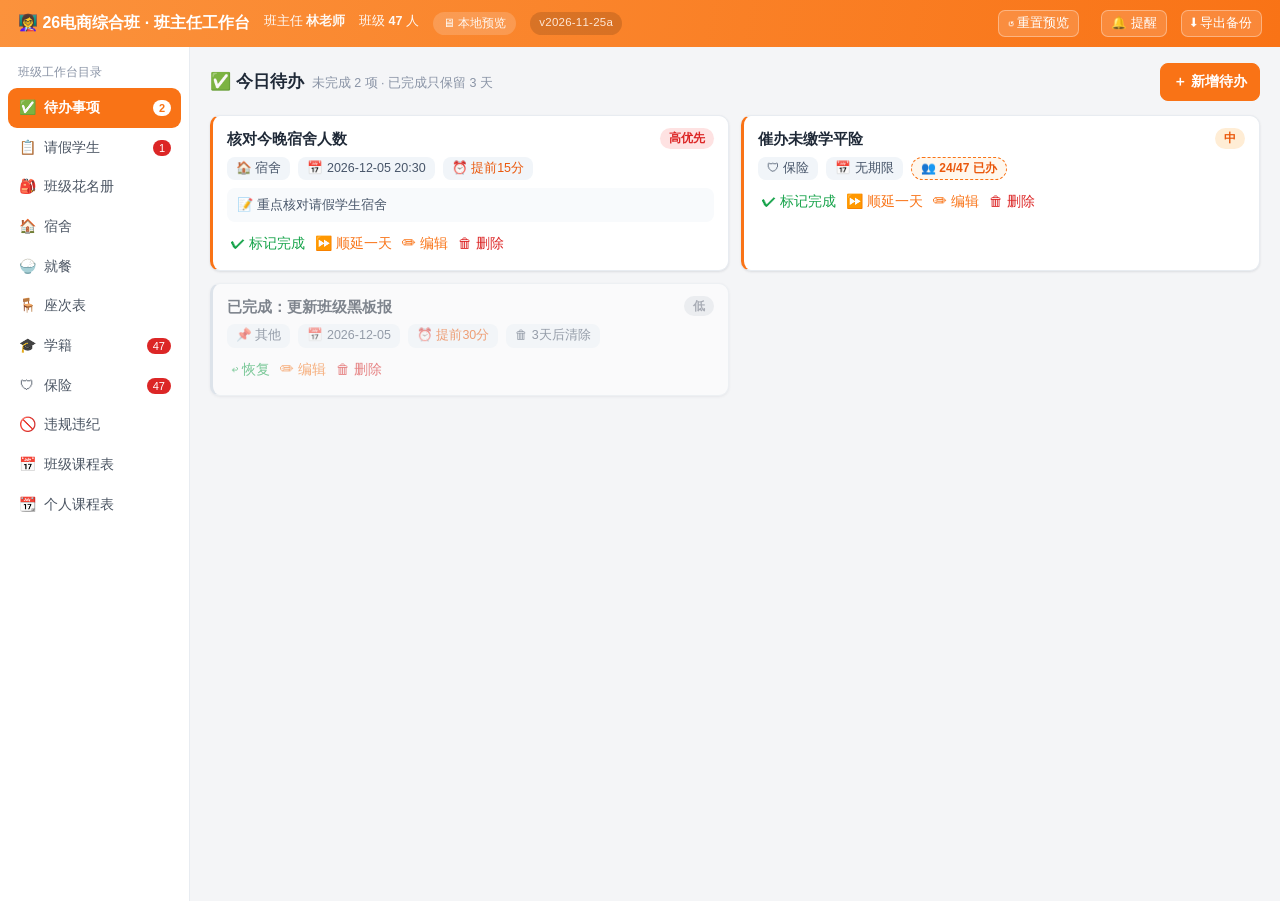
<file: public/preview.html>
<!DOCTYPE html>
<html lang="zh-CN">
<head>
<meta charset="UTF-8" />
<meta name="viewport" content="width=device-width, initial-scale=1" />
<title>班主任工作台 · 本地预览</title>
<style>
/* 班主任工作台 · 橙色主题（按原版截图复刻） */
:root{
  --brand:#f97316; --brand-deep:#ea580c; --brand-soft:#fff1e6; --brand-grad:linear-gradient(100deg,#fb923c,#f97316);
  --bg:#f4f5f7; --card:#fff; --ink:#1f2937; --muted:#8a94a6; --line:#e8ecf1;
  --blue:#3b82f6; --green:#16a34a; --red:#dc2626; --purple:#8b5cf6; --teal:#0d9488;
  --shadow:0 1px 3px rgba(15,23,42,.07),0 1px 2px rgba(15,23,42,.04);
  --radius:12px;
}
*{box-sizing:border-box}
html,body{margin:0;padding:0}
body{font:14px/1.55 -apple-system,BlinkMacSystemFont,"Segoe UI","PingFang SC","Microsoft YaHei",sans-serif;background:var(--bg);color:var(--ink)}

/* 顶栏 */
.topbar{background:var(--brand-grad);color:#fff;padding:10px 18px;display:flex;align-items:center;gap:14px}
.topbar .logo{font-size:16px;font-weight:700}
.topbar .meta{display:flex;gap:14px;font-size:12.5px;opacity:.95;flex-wrap:wrap}
.topbar .meta b{font-weight:700}
.topbar .spacer{flex:1}
.topbar .storage{background:rgba(255,255,255,.18);border-radius:999px;padding:2px 10px;font-size:12px}
.topbar .ver{background:rgba(0,0,0,.16);border-radius:999px;padding:2px 9px;font-size:11.5px;opacity:.85;letter-spacing:.02em}

/* 布局 */
.layout{display:flex;min-height:calc(100vh - 46px)}
.sidebar{width:190px;background:#fff;border-right:1px solid var(--line);padding:10px 8px;flex-shrink:0}
.sidebar .side-title{font-size:12px;color:var(--muted);padding:6px 10px}
.nav-item{display:flex;align-items:center;gap:8px;padding:9px 10px;border-radius:9px;cursor:pointer;color:#4b5563;user-select:none}
.nav-item:hover{background:#f6f7f9}
.nav-item.active{background:var(--brand);color:#fff;font-weight:600}
.nav-item .ico{width:18px;text-align:center}
.nav-item .badge{margin-left:auto;background:var(--red);color:#fff;border-radius:999px;font-size:11px;padding:0 6px;line-height:16px}
.nav-item.active .badge{background:#fff;color:var(--brand)}
.main{flex:1;padding:16px 20px;min-width:0}
.page-head{display:flex;align-items:center;justify-content:space-between;gap:10px;margin-bottom:14px;flex-wrap:wrap}
.page-title{font-size:17px;font-weight:700}
.page-title small{font-weight:400;color:var(--muted);font-size:12.5px;margin-left:8px}
.head-actions{display:flex;gap:8px;flex-wrap:wrap}

/* 组件 */
.card{background:var(--card);border:1px solid var(--line);border-radius:var(--radius);box-shadow:var(--shadow);padding:16px;margin-bottom:14px}
.btn{cursor:pointer;font:inherit;border:1px solid var(--line);background:#fff;border-radius:8px;padding:7px 12px;color:var(--ink);display:inline-flex;align-items:center;gap:5px}
.btn:hover{border-color:#d6dbe3}
.btn.primary{background:var(--brand);border-color:var(--brand);color:#fff;font-weight:600}
.btn.primary:hover{background:var(--brand-deep)}
.btn.danger{color:var(--red);border-color:#f3c2c2}
.btn.sm{padding:3px 9px;font-size:12.5px;border-radius:7px}
.btn.link{border:none;background:none;color:var(--brand);padding:3px 4px}
.btn.link.red{color:var(--red)}
.btn.link.green{color:var(--green)}
.btn:disabled{opacity:.5;cursor:not-allowed}
input,select,textarea{font:inherit;padding:8px 10px;border:1px solid var(--line);border-radius:8px;background:#fff;color:var(--ink)}
input:focus,select:focus,textarea:focus{outline:2px solid #ffedd5;border-color:var(--brand)}
label.check{display:inline-flex;align-items:center;gap:5px;font-size:13.5px;color:#4b5563}
/* .field input{width:100%} 会把复选框也撑满一行，这里收回 */
label.check input[type=checkbox]{width:auto;margin:0;flex:none}
.pill{display:inline-flex;align-items:center;gap:3px;padding:1px 9px;border-radius:999px;font-size:12px;font-weight:600;white-space:nowrap}
.pill.hi{background:#fee2e2;color:var(--red)}
.pill.mid{background:#ffedd5;color:var(--brand-deep)}
.pill.lo{background:#e5e7eb;color:#6b7280}
.pill.ok{background:#dcfce7;color:var(--green)}
.pill.info{background:#dbeafe;color:var(--blue)}
.pill.warn{background:#fef3c7;color:#b45309}
.chip{display:inline-flex;align-items:center;gap:4px;padding:2px 9px;border-radius:8px;font-size:12.5px;background:#f1f5f9;color:#475569}
.chip .x{cursor:pointer;opacity:.6}.chip .x:hover{opacity:1}
.statbar{display:flex;gap:0;background:#fff;border:1px solid var(--line);border-radius:var(--radius);box-shadow:var(--shadow);margin-bottom:14px;overflow:hidden}
.statbar .st{flex:1;text-align:center;padding:14px 8px;border-right:1px solid var(--line)}
.statbar .st:last-child{border-right:none}
.statbar .st b{display:block;font-size:24px;color:var(--brand)}
.statbar .st.warn b{color:var(--red)}
.statbar .st span{font-size:12.5px;color:var(--muted)}
.grid2{display:grid;grid-template-columns:1fr 1fr;gap:12px}
.grid3{display:grid;grid-template-columns:repeat(3,1fr);gap:12px}
.grid4{display:grid;grid-template-columns:repeat(4,1fr);gap:12px}
.empty{color:var(--muted);text-align:center;padding:30px 10px}
.note-strip{background:#fef2f2;border:1px solid #fecaca;color:var(--red);border-radius:10px;padding:8px 12px;font-size:13px;margin-bottom:12px;font-weight:600}
.hint{color:var(--muted);font-size:12.5px;margin:6px 0}
table.tbl{width:100%;border-collapse:collapse;font-size:13.5px}
table.tbl th{color:var(--muted);font-weight:600;text-align:left;padding:8px 10px;border-bottom:1px solid var(--line);white-space:nowrap}
table.tbl td{padding:8px 10px;border-bottom:1px solid #f1f4f8;vertical-align:middle}
table.tbl tr:last-child td{border-bottom:none}
table.tbl tr:hover td{background:#fafbfc}
.g-female{color:#ec4899}.g-male{color:var(--blue)}
.leave-name{color:var(--red);font-weight:600}

/* 待办卡片 */
.todo-grid{display:grid;grid-template-columns:1fr 1fr;gap:12px}
.todo-card{background:#fff;border:1px solid var(--line);border-left:3px solid var(--brand);border-radius:10px;padding:12px 14px;box-shadow:var(--shadow)}
.todo-card.done{opacity:.55;border-left-color:#cbd5e1}
.todo-card .t-head{display:flex;justify-content:space-between;gap:8px;align-items:flex-start}
.todo-card .t-title{font-weight:700;font-size:14.5px}
.todo-card .t-meta{display:flex;gap:8px;align-items:center;flex-wrap:wrap;margin-top:6px;font-size:12.5px;color:var(--muted)}
.todo-card .t-notes{background:#f8fafc;border-radius:8px;padding:7px 10px;margin-top:8px;font-size:13px;color:#475569;white-space:pre-wrap}
.todo-card .t-acts{display:flex;gap:2px;margin-top:8px;flex-wrap:wrap}
.progress-chip{cursor:pointer;background:#fff7ed;border:1px dashed var(--brand);color:var(--brand-deep);border-radius:999px;padding:1px 9px;font-size:12px;font-weight:700}

/* 宿舍卡片 */
.dorm-sec-title{font-weight:700;margin:14px 0 8px;font-size:14.5px}
.dorm-grid{display:grid;grid-template-columns:repeat(auto-fill,minmax(280px,1fr));gap:12px}
.dorm-card{background:#fff;border:1px solid var(--line);border-radius:10px;box-shadow:var(--shadow);overflow:hidden}
.dorm-card .d-head{background:#fff7ed;padding:9px 12px;display:flex;align-items:center;gap:8px;border-bottom:1px solid var(--line);flex-wrap:wrap;row-gap:6px}
.dorm-card .d-head .d-name{font-weight:800;font-size:15px}
/* 宿舍卡片的「调整 / 删除」按钮独占一行靠右：卡片本来就窄，挤在标题行会把按钮裁掉 */
.dorm-card .d-acts{flex:0 0 100%;display:flex;gap:6px;justify-content:flex-end}
.dorm-card .d-members{padding:6px 12px 10px}
.d-member{display:flex;align-items:center;gap:8px;padding:6px 0;border-bottom:1px dashed #f1f4f8;font-size:13.5px}
.d-member:last-child{border-bottom:none}
.d-member .bed{color:var(--muted);font-size:12px;width:30px}
.d-member .phone{color:var(--muted);font-size:12px;margin-left:auto}
.dorm-card .d-foot{padding:0 12px 10px;display:flex;gap:6px}
.dorm-card .d-stat{margin-left:auto;font-size:12px;color:var(--muted);white-space:nowrap}
.dorm-card .d-leader{background:#fff7ed;padding:5px 12px;font-size:12.5px;color:#9a3412;border-bottom:1px solid var(--line)}
.da-row{display:flex;align-items:center;gap:8px;flex-wrap:wrap;background:#fafbfc;border:1px solid var(--line);border-radius:8px;padding:8px 10px;margin-bottom:8px}
.da-row > b{min-width:56px}
.da-row label{display:inline-flex;align-items:center;gap:4px;font-size:12.5px;color:#64748b}

/* 席位桌卡片 */
.table-grid{display:grid;grid-template-columns:repeat(auto-fill,minmax(240px,1fr));gap:12px}
.seat-table-card{background:#fffdf7;border:1px solid #f5e6c8;border-radius:10px;padding:10px 12px}
.seat-table-card .s-head{display:flex;align-items:center;gap:6px;margin-bottom:8px}
.seat-table-card .s-name{font-weight:800;color:#b45309}
.seat-table-card .chip{font-size:15px;font-weight:700;padding:4px 11px}  /* 已入座姓名放大 */
.tb-add{font-size:12px}  /* 待加入下拉字号缩小 */

/* 座次表 */
.seating-wrap{overflow-x:auto;background:#fff;border:1px solid var(--line);border-radius:var(--radius);padding:16px}
.seat-row{display:flex;align-items:center;gap:6px;margin-bottom:6px;justify-content:center}
.seat-row .row-label{width:44px;text-align:right;color:var(--muted);font-size:12px;flex-shrink:0}
.seat-cell{min-width:86px;height:44px;border-radius:9px;background:#fff1e6;border:1px solid #fdba74;color:var(--brand-deep);
  display:flex;align-items:center;justify-content:center;font-weight:600;cursor:pointer;user-select:none;padding:2px 6px;text-align:center}
.seat-cell:hover{background:#ffe4c7}
.seat-cell.selected{outline:2px solid var(--brand);background:#ffd9b3}
.seat-cell.empty-seat{background:#fafafa;border:1px dashed #d7dde5;color:#c3cbd6;font-weight:400}
/* 座次表提示与异常高亮 */
.alert{margin:8px 0;padding:8px 12px;border-radius:9px;font-size:13px;line-height:1.5}
.alert.warn{background:#fef3c7;color:#92400e;border:1px solid #fcd34d}
.alert.ok{background:#ecfdf5;color:#065f46;border:1px solid #6ee7b7}
.alert.dup{background:#fee2e2;color:#991b1b;border:1px solid #fca5a5}
.seat-cell.dup{background:#fee2e2;border-color:#fca5a5;color:#991b1b}
.dup-tag{display:inline-block;margin-left:6px;font-size:10px;background:#dc2626;color:#fff;border-radius:6px;padding:0 5px;vertical-align:middle}
.aisle{width:16px;flex-shrink:0}
.seating-footer{display:flex;border:1px solid var(--line);border-radius:8px;margin-top:10px;overflow:hidden;font-size:12.5px;color:var(--muted)}
.seating-footer div{flex:1;text-align:center;padding:6px;background:#fafbfc}
.seating-toolbar{display:flex;gap:8px;flex-wrap:wrap}

/* 课程表 */
.sched-grid{width:100%;border-collapse:collapse;background:#fff;border:1px solid var(--line);border-radius:var(--radius);overflow:hidden}
.sched-grid th{background:#fff7ed;color:#9a3412;padding:9px;border:1px solid var(--line);font-size:13px}
.sched-grid td{border:1px solid var(--line);padding:0;min-width:120px;height:52px;cursor:pointer;vertical-align:middle;text-align:center}
.sched-grid td:hover{background:#fffaf5}
.sched-grid td .subj{font-weight:700;font-size:13.5px}
.sched-grid td .teach{color:var(--muted);font-size:11.5px}
.sched-grid td.period-cell{background:#fafbfc;color:var(--muted);font-size:12.5px;cursor:default;font-weight:600;min-width:56px}
.sched-grid td.even{background:#f0fdf4}

/* 学生勾选（核对/关联花名册） */
.person-pills{display:flex;flex-wrap:wrap;gap:6px}
.person-pill{cursor:pointer;border-radius:999px;padding:4px 12px;font-size:13px;border:1px solid var(--line);background:#fff;user-select:none}
.person-pill.on{background:#dcfce7;border-color:#86efac;color:var(--green);font-weight:600}
.person-pill.off{background:#fee2e2;border-color:#fca5a5;color:var(--red)}
.person-pill.leave{background:#fee2e2;border-color:#fca5a5;color:var(--red);text-decoration:line-through}
.rc-err{color:var(--red);font-size:13px;margin-top:10px}
.rc-err:empty{display:none}

/* 弹窗 */
.modal-mask{position:fixed;inset:0;background:rgba(15,23,42,.45);display:flex;align-items:flex-start;justify-content:center;z-index:100;overflow:auto;padding:40px 14px}
.modal{background:#fff;border-radius:14px;width:520px;max-width:100%;box-shadow:0 20px 50px rgba(0,0,0,.25)}
.modal .m-head{display:flex;align-items:center;justify-content:space-between;padding:16px 20px 0;font-size:16.5px;font-weight:800}
.modal .m-close{cursor:pointer;border:none;background:none;font-size:20px;color:#9aa3b2;line-height:1}
.modal .m-body{padding:16px 20px}
.modal .m-foot{display:flex;justify-content:flex-end;gap:10px;padding:0 20px 18px}
.field{margin-bottom:13px}
.field>label{display:block;font-size:13px;color:#64748b;margin-bottom:5px}
.field input,.field select,.field textarea{width:100%}
textarea{resize:vertical;min-height:64px}
.modal-wide{width:680px}

/* Toast */
#toast{position:fixed;bottom:26px;left:50%;transform:translateX(-50%);background:#1f2937;color:#fff;border-radius:9px;padding:9px 18px;font-size:13.5px;opacity:0;transition:.25s;z-index:200;pointer-events:none}
#toast.show{opacity:.95}

/* ===== 统计弹窗（请假 / 就餐共用） ===== */
.statbar-flat{box-shadow:none;background:#fafbfc;margin-bottom:12px}
.statbar-flat .st b{font-size:21px}
.statbar-flat .st{padding:10px 6px}
.tabs{display:flex;gap:4px;border-bottom:1px solid var(--line);margin-bottom:10px;flex-wrap:wrap}
.tabs.sub{border-bottom:none;gap:6px;margin-bottom:8px}
.tab{padding:7px 14px;border-radius:8px 8px 0 0;cursor:pointer;font-size:13.5px;color:#64748b;
  border:1px solid transparent;border-bottom:none;margin-bottom:-1px;user-select:none}
.tab:hover{color:var(--brand-deep);background:#fff7ed}
.tab.on{background:#fff;border-color:var(--line);color:var(--brand-deep);font-weight:700;box-shadow:inset 0 2px 0 var(--brand)}
.tabs.sub .tab{border:1px solid var(--line);border-radius:999px;padding:3px 12px;margin-bottom:0;font-size:12.5px;background:#fff}
.tabs.sub .tab.on{background:var(--brand);border-color:var(--brand);color:#fff;box-shadow:none}
.stat-num{display:flex;align-items:center;gap:8px}
.stat-num b{min-width:18px;text-align:right}
.stat-num i{display:block;height:8px;border-radius:4px;background:var(--brand-grad);opacity:.8;max-width:110px;flex:1}
table.tbl tr.dim td{color:#b3bcc9}
table.tbl tr.dim:hover td{background:#fff}
.wk{font-size:11.5px;color:var(--muted);margin-left:3px}
.muted{color:var(--muted);font-size:12.5px;white-space:nowrap}
.chip.seg{font-size:12px;background:#f1f5f9}
.chip.seg.now{background:#fff1e6;color:var(--brand-deep);font-weight:600}
.chip.seg.clip{background:#f8fafc;border:1px dashed #c7d0dc;color:#5d6b7d}
/* 统计起始日开关 */
.stat-scope{display:flex;align-items:center;gap:10px;flex-wrap:wrap;margin:0 0 10px;
  padding:7px 10px;border:1px solid var(--line);border-radius:9px;background:#fffdf8}
.scope-sw{display:inline-flex;align-items:center;gap:6px;font-size:13px;color:#334155;
  cursor:pointer;user-select:none;white-space:nowrap}
.scope-sw input{width:15px;height:15px;accent-color:var(--brand);cursor:pointer;margin:0}
.scope-date{padding:2px 6px;border:1px solid var(--line);border-radius:7px;font:inherit;
  font-size:12.5px;color:#334155;background:#fff}
.scope-date:disabled{color:#9aa6b5;background:#f6f8fa;cursor:not-allowed}
.scope-note{font-size:12px;color:var(--muted)}
.scope-note b{color:var(--brand-deep);font-weight:700}
@media (max-width:560px){ .stat-scope{gap:6px 8px} .scope-note{flex-basis:100%} }
.stat-scroll{max-height:56vh;overflow:auto;border:1px solid var(--line);border-radius:9px;padding:0 2px;background:#fff}
.stat-scroll table.tbl th{position:sticky;top:0;background:#fff;z-index:1;box-shadow:inset 0 -1px 0 var(--line)}
.stat-scroll::-webkit-scrollbar{width:8px;height:8px}
.stat-scroll::-webkit-scrollbar-thumb{background:#dde3ea;border-radius:6px}
.stat-scroll table.tbl{min-width:520px}
.stat-scroll table.tbl td b{white-space:nowrap}
@media (max-width:560px){ .stat-scroll table.tbl{min-width:0} }
.mini-chart{display:flex;align-items:flex-end;gap:6px;height:120px;padding:6px 4px 0;
  border-bottom:1px solid var(--line);margin:8px 0 6px;overflow-x:auto}
.mini-chart .col{flex:1;min-width:22px;height:100%;display:flex;flex-direction:column;
  align-items:center;justify-content:flex-end;gap:2px}
.mini-chart .col b{font-size:10.5px;color:var(--brand-deep);line-height:1}
.mini-chart .col i{width:100%;max-width:26px;min-height:2px;max-height:calc(100% - 32px);border-radius:4px 4px 0 0;
  background:linear-gradient(180deg,#fb923c,#f97316)}
.mini-chart .col span{font-size:10.5px;color:var(--muted);white-space:nowrap;line-height:1.2}

/* 响应式 */
@media (max-width:900px){
  .layout{flex-direction:column}
  .sidebar{width:100%;display:flex;overflow-x:auto;border-right:none;border-bottom:1px solid var(--line);padding:6px}
  .sidebar .side-title{display:none}
  .nav-item{white-space:nowrap;flex-shrink:0}
  .grid2,.grid3,.grid4,.todo-grid{grid-template-columns:1fr}
  .statbar{flex-wrap:wrap}.statbar .st{min-width:45%}
  .main{padding:12px}
}
</style>
</head>
<body>
<header class="topbar">
  <span class="logo">👩‍🏫 26电商综合班 · 班主任工作台</span>
  <div class="meta">
    <span>班主任 <b id="tb-teacher">—</b></span>
    <span>班级 <b id="tb-count">0</b> 人</span>
    <span class="storage" title="预览模式下数据存在浏览器本地，不会上传">🖥 本地预览</span>
    <span class="ver" id="tb-ver" title="页面代码版本：换版本号说明新代码已生效">v—</span>
  </div>
  <div class="spacer"></div>
  <button class="btn sm" id="btn-reset" style="background:rgba(255,255,255,.15);border-color:rgba(255,255,255,.35);color:#fff;margin-right:8px">↺ 重置预览</button>
  <button class="btn sm" id="btn-remind" style="background:rgba(255,255,255,.15);border-color:rgba(255,255,255,.35);color:#fff">🔔 提醒</button>
  <button class="btn sm" id="btn-export" style="background:rgba(255,255,255,.15);border-color:rgba(255,255,255,.35);color:#fff">⬇ 导出备份</button>
</header>

<div class="layout">
  <aside class="sidebar">
    <div class="side-title">班级工作台目录</div>
    <div id="nav"></div>
  </aside>
  <main class="main" id="main"></main>
</div>

<div id="modal-root"></div>
<div id="toast"></div>
<script>
// 预览模式 shim：用浏览器 localStorage 模拟后端，镜像 worker.js 的全部路由逻辑。
// 由 _wb-build-preview.mjs 内联进 public/preview.html（不能以 <script src> 引用，保证双击/预览面板都能跑）。
(function () {
  const KEY = 'wb_preview_v2';
  const pad = n => String(n).padStart(2, '0');
  const today = new Date();
  const T = today.getFullYear() + '-' + pad(today.getMonth() + 1) + '-' + pad(today.getDate());
  const TMd = new Date(Date.now() + 86400000);
  const TMS = TMd.getFullYear() + '-' + pad(TMd.getMonth() + 1) + '-' + pad(TMd.getDate());
  const now = Date.now();

  /* ---------------- 样本数据（一个真实的电商班） ---------------- */
  function seed() {
    function mk(id, name, gender, dorm, bed, phone, major, notes, leader, xueji, ins) {
      return { id, name, gender, dorm, bed, parent_phone: phone, major, notes,
        dorm_leader: leader, xueji_registered: xueji, insurance_paid: ins,
        xueji_note: '', insurance_note: '', created_at: now };
    }
    const students = [
      mk(1, '张志昊', '男', '413男', '8', '', '', '', 0, 0, 0),
      mk(2, '朱轶蕊', '女', '409女', '6', '15853043688', '电商', '', 1, 0, 0),
      mk(3, '王昶博', '男', '405男', '8', '', '', '', 0, 0, 0),
      mk(4, '李迪', '女', '410女', '4', '13287493692', '多媒体', '', 0, 0, 0),
      mk(5, '杨栋', '男', '413男', '2', '15865101092', '电商', '', 0, 0, 0),
      mk(6, '邵千千', '女', '405女', '6', '18253072331', '计算机', '一个村的，安排一个下铺', 0, 0, 0),
      mk(7, '袁艺珈', '女', '406女', '1', '13905404912', '计算机', '', 0, 0, 0),
      mk(8, '王子阳', '男', '407男', '6', '13854089448', '电商', '姬主任的亲戚，安排下铺。', 0, 0, 0),
      mk(9, '姚雨欣', '女', '406女', '4', '15764046076', '计算机', '', 0, 0, 0),
      mk(10, '曹鹏飞', '男', '405男', '3', '15990942082', '电商', '', 0, 0, 0),
      mk(11, '陈思颔', '女', '406女', '2', '', '', '', 1, 0, 0),
      mk(12, '谢清华', '男', '407男', '5', '', '', '', 0, 0, 0),
      mk(13, '牛天姿', '女', '411女', '8', '', '', '', 0, 0, 0),
      mk(14, '杨浩宇', '男', '413男', '1', '15853020421', '电商', '', 1, 0, 0),
      mk(15, '杨淑贞', '女', '411女', '1', '13455994996', '计算机', '', 0, 0, 0),
      mk(16, '宋佳展', '男', '406男', '6', '', '', '', 0, 0, 0),
      mk(17, '谢可馨', '女', '405女', '1', '18853081766', '多媒体', '', 0, 0, 0),
      mk(18, '崔振辉', '男', '407男', '2', '', '', '', 1, 0, 0),
      mk(19, '高珂馨', '女', '410女', '8', '15253061635', '电商', '', 0, 0, 0),
      mk(20, '刘若希', '男', '413男', '6', '', '', '', 0, 0, 0),
      mk(21, '刘一缘', '女', '411女', '4', '', '', '', 0, 0, 0),
      mk(22, '田雨泽', '男', '407男', '1', '', '', '', 0, 0, 0),
      mk(23, '安唱', '女', '409女', '4', '', '', '', 0, 0, 0),
      mk(24, '路智宇', '男', '406男', '4', '', '', '', 1, 0, 0),
      mk(25, '李涵涵', '女', '407女', '1', '18854013196', '餐饮转过来的，', '', 1, 0, 0),
      mk(26, '李卓然', '男', '413男', '4', '18953073800', '多媒体', '', 0, 0, 0),
      mk(27, '马伊琳', '女', '407女', '4', '13854058089', '抑郁症，有问题直接找张英老师，学生含张英老师姨', '', 0, 0, 0),
      mk(28, '姚鑫美', '女', '407女', '5', '19105402806', '魏鲁钰老师的学生，贫困生，', '', 0, 0, 0),
      mk(29, '师庆晗', '男', '405男', '7', '', '', '', 0, 0, 0),
      mk(30, '靳二凤', '女', '407女', '6', '', '面点转电商，找红姐要转专业确认单', '', 0, 0, 0),
      mk(31, '王家兴', '男', '405男', '2', '', '', '', 0, 0, 0),
      mk(32, '袁贾婷', '女', '407女', '3', '15953016105', '', '', 0, 0, 0),
      mk(33, '赵子栋', '男', '407男', '4', '', '', '', 0, 0, 0),
      mk(34, '仵梦瑶', '女', '407女', '8', '15020189006', '', '', 0, 0, 0),
      mk(35, '赵子默', '男', '405男', '4', '', '', '', 0, 0, 0),
      mk(36, '陈娇', '女', '406女', '6', '', '', '', 0, 0, 0),
      mk(37, '谷阳', '女', '409女', '2', '13336204448', '多媒体', '', 0, 0, 0),
      mk(38, '邓雪敏', '女', '406女', '5', '', '', '', 0, 0, 0),
      mk(39, '邵金金', '女', '405女', '8', '15098386088', '计算机', '', 1, 0, 0),
      mk(40, '马芷若', '女', '411女', '2', '17263345582', '电商', '', 1, 0, 0),
      mk(41, '张琳琳', '女', '410女', '6', '15169756528', '电商', '', 0, 0, 0),
      mk(42, '胡雨卓', '女', '410女', '2', '', '', '', 1, 0, 0),
      mk(43, '汪志远', '男', '406男', '2', '', '', '', 0, 0, 0),
      mk(44, '汪坤迪', '男', '406男', '3', '', '', '', 0, 0, 0),
      mk(45, '曹书瑜', '女', '405女', '2', '', '', '', 0, 0, 0),
      mk(46, '朱万壮', '男', '413男', '5', '', '', '', 0, 0, 0),
      mk(47, '李乐乐', '男', '406男', '5', '', '', '', 0, 0, 0),
    ];
    const leaves = [
      { id: 1, student_id: 1, start_date: '2026-09-01', end_date: null, reason: '请假（9月2号入校，入校后即离校）', status: '已返校', returned_at: '2026-10-15', created_at: 1 },
      { id: 2, student_id: 3, start_date: '2026-09-01', end_date: null, reason: '请假（9月2号）', status: '已返校', returned_at: '2026-10-15', created_at: 2 },
      { id: 3, student_id: 32, start_date: '2026-09-01', end_date: null, reason: '请假', status: '已返校', returned_at: '2026-10-15', created_at: 3 },
      { id: 4, student_id: 5, start_date: '2026-09-01', end_date: null, reason: '请假', status: '已返校', returned_at: '2026-10-15', created_at: 4 },
      { id: 5, student_id: 8, start_date: '2026-09-01', end_date: null, reason: '请假', status: '已返校', returned_at: '2026-10-15', created_at: 5 },
      { id: 6, student_id: 10, start_date: '2026-09-01', end_date: null, reason: '请假', status: '已返校', returned_at: '2026-10-15', created_at: 6 },
      { id: 7, student_id: 38, start_date: '2026-09-01', end_date: null, reason: '2', status: '已返校', returned_at: '2026-10-15', created_at: 7 },
      { id: 8, student_id: 12, start_date: '2026-09-01', end_date: null, reason: '2', status: '已返校', returned_at: '2026-10-15', created_at: 8 },
      { id: 9, student_id: 39, start_date: '2026-09-01', end_date: null, reason: '1', status: '已返校', returned_at: '2026-10-15', created_at: 9 },
      { id: 10, student_id: 40, start_date: '2026-09-01', end_date: null, reason: '1', status: '已返校', returned_at: '2026-10-15', created_at: 10 },
      { id: 11, student_id: 41, start_date: '2026-09-01', end_date: null, reason: '1', status: '已返校', returned_at: '2026-10-15', created_at: 11 },
      { id: 12, student_id: 42, start_date: '2026-09-01', end_date: null, reason: '1', status: '已返校', returned_at: '2026-10-15', created_at: 12 },
      { id: 13, student_id: 2, start_date: '2026-09-01', end_date: null, reason: '1', status: '已返校', returned_at: '2026-10-15', created_at: 13 },
      { id: 14, student_id: 4, start_date: '2026-09-01', end_date: null, reason: '1', status: '已返校', returned_at: '2026-10-15', created_at: 14 },
      { id: 15, student_id: 6, start_date: '2026-09-01', end_date: null, reason: '1', status: '已返校', returned_at: '2026-10-15', created_at: 15 },
      { id: 16, student_id: 7, start_date: '2026-09-01', end_date: null, reason: '1', status: '已返校', returned_at: '2026-10-15', created_at: 16 },
      { id: 17, student_id: 9, start_date: '2026-09-01', end_date: null, reason: '1', status: '已返校', returned_at: '2026-10-15', created_at: 17 },
      { id: 18, student_id: 11, start_date: '2026-09-01', end_date: null, reason: '1', status: '已返校', returned_at: '2026-10-15', created_at: 18 },
      { id: 19, student_id: 13, start_date: '2026-09-01', end_date: null, reason: '1', status: '已返校', returned_at: '2026-10-15', created_at: 19 },
      { id: 20, student_id: 15, start_date: '2026-09-01', end_date: null, reason: '1', status: '已返校', returned_at: '2026-10-15', created_at: 20 },
      { id: 21, student_id: 14, start_date: '2026-09-01', end_date: null, reason: '1', status: '已返校', returned_at: '2026-10-15', created_at: 21 },
      { id: 22, student_id: 16, start_date: '2026-09-01', end_date: null, reason: '1', status: '已返校', returned_at: '2026-10-15', created_at: 22 },
      { id: 23, student_id: 18, start_date: '2026-09-01', end_date: null, reason: '1', status: '已返校', returned_at: '2026-10-15', created_at: 23 },
      { id: 24, student_id: 20, start_date: '2026-09-01', end_date: null, reason: '1', status: '已返校', returned_at: '2026-10-15', created_at: 24 },
      { id: 25, student_id: 22, start_date: '2026-09-01', end_date: null, reason: '1', status: '已返校', returned_at: '2026-10-15', created_at: 25 },
      { id: 26, student_id: 24, start_date: '2026-09-01', end_date: null, reason: '1', status: '已返校', returned_at: '2026-10-15', created_at: 26 },
      { id: 27, student_id: 26, start_date: '2026-09-01', end_date: null, reason: '1', status: '已返校', returned_at: '2026-10-15', created_at: 27 },
      { id: 28, student_id: 17, start_date: '2026-09-01', end_date: null, reason: '1', status: '已返校', returned_at: '2026-10-15', created_at: 28 },
      { id: 29, student_id: 19, start_date: '2026-09-01', end_date: null, reason: '1', status: '已返校', returned_at: '2026-10-15', created_at: 29 },
      { id: 30, student_id: 1, start_date: '2026-10-06', end_date: '2026-10-15', reason: '就医', status: '请假中', returned_at: null, created_at: 30 },
      // 以下 5 条用于演示「统计起始日 = 10-18」之后的口径：窗口内 / 跨起始日 / 请假中未定
      { id: 31, student_id: 2, start_date: '2026-10-20', end_date: '2026-10-22', reason: '家中有事', status: '已返校', returned_at: '2026-10-22', created_at: 31 },
      { id: 32, student_id: 3, start_date: '2026-10-10', end_date: '2026-10-21', reason: '就医', status: '已返校', returned_at: '2026-10-21', created_at: 32 },
      { id: 33, student_id: 5, start_date: '2026-10-24', end_date: null, reason: '家里办事', status: '请假中', returned_at: null, created_at: 33 },
      { id: 34, student_id: 8, start_date: '2026-10-26', end_date: '2026-10-27', reason: '复诊', status: '已返校', returned_at: '2026-10-27', created_at: 34 },
      { id: 35, student_id: 10, start_date: '2026-10-19', end_date: '2026-10-19', reason: '临时请假', status: '已返校', returned_at: '2026-10-19', created_at: 35 },
    ];
    const violations = [
      { id: 1, student_id: 24, type: '沉迷手机', date: '2026-09-18', details: '宿舍熄灯后玩手机', action: '没收手机一周', created_at: 1 },
    ];
    const dining_history = [
      { id: 1, date: '2026-10-15', total: 46, onleave: 0, optout: 0, plus: 0, minus: 0, final: 46, saved_at: 1 },
    ];
    return {
      settings: { teacher_name: '林老师', dorm_meta: {} },
      students,
      leaves,
      todos: [
        { id: 1, title: '核对今晚宿舍人数', category: '宿舍', due_date: T, due_time: '20:30', priority: '高', link_roster: 0, notes: '重点核对请假学生宿舍', remind_before: 15, remind_on: 1, done: 0, done_at: null, created_at: 1, postpone_count: 0 },
        { id: 2, title: '催办未缴学平险', category: '保险', due_date: null, due_time: null, priority: '中', link_roster: 1, notes: '', remind_before: 30, remind_on: 1, done: 0, done_at: null, created_at: 2, postpone_count: 0 },
        { id: 3, title: '已完成：更新班级黑板报', category: '其他', due_date: T, priority: '低', link_roster: 0, notes: '', done: 1, done_at: now, created_at: 3, postpone_count: 0 },
      ],
      todo_checks: students.map(s => ({ id: s.id, todo_id: 2, student_id: s.id, checked: s.id % 2 })),
      dorm_checks: [{ id: 1, student_id: 2, check_date: T, present: 0 }],
      dining_optout: [{ id: 1, date: TMS, student_id: 3 }],
      dining_daily: [{ id: 1, date: TMS, plus: 1, minus: 0 }],
      dining_history,
      tables: [{ id: 1, label: '1号桌', position: 1 }, { id: 2, label: '2号桌', position: 2 }],
      seats: [
        { id: 1, table_id: 1, student_id: 2, position: 0 }, { id: 2, table_id: 1, student_id: 4, position: 1 },
        { id: 3, table_id: 1, student_id: 6, position: 2 }, { id: 4, table_id: 1, student_id: 7, position: 3 },
        { id: 5, table_id: 2, student_id: 1, position: 0 }, { id: 6, table_id: 2, student_id: 3, position: 1 },
        { id: 7, table_id: 2, student_id: 5, position: 2 }, { id: 8, table_id: 2, student_id: 8, position: 3 },
      ],
      seating: (function () {
        const layout = [2, 3, 2];
        const rows = Array.from({ length: 7 }, () => Array(9).fill(null));
        const seatCols = [0, 1, 3, 4, 5, 7, 8];
        const ids = students.map(s => s.id);
        let k = 0;
        for (let r = 0; r < 7; r++) for (const c of seatCols) if (k < ids.length) rows[r][c] = ids[k++];
        return { layout, rows };
      })(),
      violations,
      schedules: {
        class: {
          '上午1': [{s:'计算机应用基础',t:'陈漱钰'},{s:'Excel表格制作',t:'陈漱钰'},{s:'Ps',t:'杨香玉'},{s:'计算机应用基础',t:'陈漱钰'},{s:'Ps',t:'杨香玉'}],
          '上午2': [{s:'计算机应用基础',t:'陈漱钰'},{s:'Excel表格制作',t:'陈漱钰'},{s:'Ps',t:'杨香玉'},{s:'计算机应用基础',t:'陈漱钰'},{s:'Ps',t:'杨香玉'}],
          '上午3': [{s:'计算机应用基础',t:'陈漱钰'},{s:'体育',t:'张舒'},{s:'Ps',t:'杨香玉'},{s:'安全教育',t:'刘兴杰'},{s:'Ps',t:'杨香玉'}],
          '上午4': [{s:'计算机应用基础',t:'陈漱钰'},{s:'体育',t:'张舒'},{s:'Ps',t:'杨香玉'},{s:'美术',t:'马硕'},{s:'Ps',t:'杨香玉'}],
          '下午1': [{s:'电子商务',t:'张学辉'},{s:'计算机组装维护',t:'吴巍'},{s:'物流',t:'张学辉'},{s:'音乐',t:'李沐庭'},{s:'班会',t:''}],
          '下午2': [{s:'电子商务',t:'张学辉'},{s:'计算机组装维护',t:'吴巍'},{s:'物流',t:'张学辉'},{s:'音乐',t:'李沐庭'},{s:'班会',t:''}],
          '下午3': [{s:'书法',t:''},{s:'文体活动',t:''},{s:'普通话',t:'武磊'},{s:'心理健康',t:'梁素佩'},{}],
          '晚上1': [{s:'计算机应用基础',t:'陈漱钰'},{s:'电子商务',t:'张学辉'},{s:'Ps',t:'杨香玉'},{s:'班主任',t:''},{}],
          '晚上2': [{s:'计算机应用基础',t:'陈漱钰'},{s:'物流',t:'张学辉'},{s:'Ps',t:'杨香玉'},{s:'班主任',t:''},{}],
        },
        personal: {
          '上午1': [{s:'推销实务 / 商务沟通与谈判',t:'25春考1班'},{},{s:'推销实务 / 商务沟通与谈判',t:'25春考1班'},{},{}],
          '上午2': [{s:'推销实务 / 商务沟通与谈判',t:'25春考1班'},{},{s:'推销实务 / 商务沟通与谈判',t:'25春考1班'},{},{}],
          '上午3': [{s:'推销实务 / 商务沟通与谈判',t:'24春考3班'},{},{},{},{}],
          '上午4': [{s:'推销实务 / 商务沟通与谈判',t:'24春考3班'},{},{},{},{}],
          '下午1': [{},{},{},{s:'推销实务 / 商务沟通与谈判',t:'24春考3班'},{}],
          '下午2': [{},{},{},{s:'推销实务 / 商务沟通与谈判',t:'24春考3班'},{}],
          '下午3': [{},{},{},{s:'推销实务 / 商务沟通与谈判',t:'25春考1班'},{}],
          '晚上1': [{},{s:'推销实务 / 商务沟通与谈判',t:'25春考1班'},{},{s:'班会',t:'26电商班'},{}],
          '晚上2': [{},{s:'推销实务 / 商务沟通与谈判',t:'25春考1班'},{},{s:'班会',t:'26电商班'},{}],
        },
      },
    };
  }
  let store;
  try { store = JSON.parse(localStorage.getItem(KEY)); } catch (e) { store = null; }
  if (!store || !Array.isArray(store.students)) { store = seed(); save(); }

  function save() { try { localStorage.setItem(KEY, JSON.stringify(store)); } catch (e) {} }
  const nid = arr => arr.reduce((m, x) => Math.max(m, x.id || 0), 0) + 1;

  /* ---------------- 就餐自动上报（镜像 worker.js） ---------------- */
  function addDaysStr(d, n) {
    const [y, m, dd] = d.split('-').map(Number);
    return new Date(Date.UTC(y, m - 1, dd + n)).toISOString().slice(0, 10);
  }
  // 与 worker.js leaveCoversOn 同口径：销假日 > 预计结束日 > 未定（已销假且无日期则不算）
  function leaveCoversOn(l, date) {
    if (!l.start_date || l.start_date > date) return false;
    const stop = l.returned_at || l.end_date;
    if (stop) return stop >= date;
    return l.status === '请假中';
  }
  function diningStatsFor(date) {
    const total = store.students.length;
    // 按学生去重（重复登记只算一人），与前端 leaveIdsOn 的口径一致
    const onSet = new Set(store.leaves.filter(l => leaveCoversOn(l, date)).map(l => l.student_id));
    const onleave = onSet.size;
    const optout = store.dining_optout.filter(x => x.date === date).length;
    const daily = store.dining_daily.find(x => x.date === date) || {};
    const plus = Number(daily.plus || 0), minus = Number(daily.minus || 0);
    return { date, total, onleave, optout, plus, minus, final: Math.max(0, total - onleave - optout + plus - minus) };
  }
  function ensureDiningHistory() {
    store.dining_history = store.dining_history || [];
    const byDate = new Map(store.dining_history.map(r => [r.date, r]));
    const tomorrow = addDaysStr(T, 1);
    // 明天已有记录（老师已上报）才一起重算，避免凭空生成、也保证删掉的行不再复活
    const until = byDate.has(tomorrow) ? tomorrow : T;
    const starts = [T, ...store.dining_history.map(r => r.date), ...store.dining_daily.map(r => r.date),
      ...store.dining_optout.map(r => r.date), ...store.leaves.map(l => l.start_date)].filter(Boolean).sort();
    let from = starts[0] || T;
    const floor = addDaysStr(T, -6); // 只回溯最近 7 天（含今天）
    if (from < floor) from = floor;
    if (from > until) from = until;
    let changed = false;
    for (let d = from; d <= until; d = addDaysStr(d, 1)) {
      const old = byDate.get(d);
      if (old && old.source !== 'auto' && d < T) continue;  // 历史日的手动记录 = 定稿，不动
      const c = diningStatsFor(d);
      if (old && Number(old.final) === c.final && Number(old.total) === c.total && Number(old.onleave) === c.onleave
        && Number(old.optout) === c.optout && Number(old.plus) === c.plus && Number(old.minus) === c.minus) continue;
      // 今天/明天用手动覆盖时，记住被覆盖的手动值
      const overwritten = (old && old.source !== 'auto') ? Number(old.final) : undefined;
      if (old) Object.assign(old, c, { saved_at: now, source: 'auto',
        manual_final: overwritten !== undefined ? overwritten : (old.manual_final ?? null) });
      else store.dining_history.push({ id: nid(store.dining_history), ...c, saved_at: now, source: 'auto', manual_final: null });
      changed = true;
    }
    if (changed) save();
  }

  function getState() {
    ensureDiningHistory();
    const students = store.students.slice().sort((a, b) =>
      (a.gender < b.gender ? -1 : a.gender > b.gender ? 1 : a.name < b.name ? -1 : 1));
    const leaves = store.leaves.slice().sort((a, b) =>
      (b.start_date || '').localeCompare(a.start_date || '') || b.id - a.id);
    // 已完成超过 3 天的待办真正删除（含级联逐人勾选）
    const cutoff = now - 3 * 86400000;
    store.todo_checks = store.todo_checks.filter(c => {
      const t = store.todos.find(x => x.id === c.todo_id);
      return t && !(t.done && t.done_at && t.done_at < cutoff);
    });
    store.todos = store.todos.filter(t => !(t.done && t.done_at && t.done_at < cutoff));
    return {
      settings: store.settings || {}, students, leaves,
      todos: store.todos, todo_checks: store.todo_checks, dorm_checks: store.dorm_checks,
      dining_optout: store.dining_optout, dining_daily: store.dining_daily, dining_history: store.dining_history,
      tables: store.tables, seats: store.seats, seating: store.seating,
      violations: store.violations, schedules: store.schedules || {},
    };
  }

  /* ---------------- 路由（镜像 worker.js 的业务逻辑） ---------------- */
  function route(path, method, body) {
    const seg = path.split('/').filter(Boolean);
    const p = seg.join('/');
    if (method === 'GET' && p === 'state') return { status: 200, data: getState() };
    if (method === 'GET' && p === 'export') return { status: 200, data: { exported_at: new Date().toISOString(), data: {
      students: store.students, leaves: store.leaves, todos: store.todos, todo_checks: store.todo_checks,
      dorm_checks: store.dorm_checks, dining_optout: store.dining_optout, dining_daily: store.dining_daily,
      dining_history: store.dining_history, tables: store.tables, seats: store.seats,
      violations: store.violations, schedules: store.schedules, settings: store.settings, seating: store.seating } } };

    if (seg[0] === 'students') {
      if (method === 'POST' && seg.length === 1) {
        const dorm = String(body.dorm || ''), bed = String(body.bed || '');
        if (dorm && bed) { const taken = store.students.find(x => x.dorm === dorm && x.bed === bed); if (taken) return { status: 409, data: { error: 'bed_taken', name: taken.name } }; }
        const s = { id: nid(store.students), name: String(body.name || '').trim() || '（无名）',
          gender: body.gender === '女' ? '女' : '男', dorm, bed,
          parent_phone: String(body.parent_phone || ''), major: String(body.major || ''), notes: String(body.notes || ''),
          dorm_leader: body.dorm_leader ? 1 : 0, xueji_registered: body.xueji_registered ? 1 : 0,
          insurance_paid: body.insurance_paid ? 1 : 0, xueji_note: String(body.xueji_note || ''), insurance_note: String(body.insurance_note || ''),
          created_at: now };
        store.students.push(s); save(); return { status: 201, data: { ok: true, id: s.id } };
      }
      const id = Number(seg[1]);
      if (method === 'PATCH') {
        const cur = store.students.find(x => x.id === id); if (!cur) return { status: 404, data: { ok: false } };
        const f = (k, d) => body[k] !== undefined ? body[k] : d;
        const curDorm = String(cur.dorm || ''), curBed = String(cur.bed || '');
        const dorm = String(f('dorm', cur.dorm));
        // 换宿舍时：明确给了床号就照办（真撞车 409）；只给宿舍则优先沿用旧床号，
        // 旧床号在新宿舍已被占时退化为「只进宿舍、床号待排」。
        const dormChanged = body.dorm !== undefined && dorm !== curDorm;
        let bed = body.bed !== undefined ? String(body.bed) : curBed;
        if (dorm && bed) {
          const taken = store.students.find(x => x.dorm === dorm && x.bed === bed && x.id !== id);
          if (taken) {
            if (body.bed === undefined && dormChanged) bed = '';
            else return { status: 409, data: { error: 'bed_taken', name: taken.name, bed,
              message: `床号 ${bed} 已被 ${taken.name} 占用` } };
          }
        }
        cur.name = String(f('name', cur.name)).trim() || cur.name;
        cur.gender = f('gender', cur.gender) === '女' ? '女' : '男';
        cur.dorm = dorm; cur.bed = bed;
        cur.parent_phone = String(f('parent_phone', cur.parent_phone)); cur.major = String(f('major', cur.major));
        cur.notes = String(f('notes', cur.notes));
        cur.dorm_leader = f('dorm_leader', cur.dorm_leader) ? 1 : 0;
        cur.xueji_registered = f('xueji_registered', cur.xueji_registered) ? 1 : 0;
        cur.insurance_paid = f('insurance_paid', cur.insurance_paid) ? 1 : 0;
        cur.xueji_note = String(f('xueji_note', cur.xueji_note));
        cur.insurance_note = String(f('insurance_note', cur.insurance_note));
        if (body.dorm_leader === 1 && cur.dorm) store.students.forEach(o => { if (o.dorm === cur.dorm && o.id !== id) o.dorm_leader = 0; });
        save(); return { status: 200, data: { ok: true } };
      }
      if (method === 'DELETE') {
        const delName = (store.students.find(x => x.id === id) || {}).name;
        ['todo_checks', 'dorm_checks', 'dining_optout', 'seats', 'leaves', 'violations']
          .forEach(t => { store[t] = store[t].filter(x => x.student_id !== id); });
        // 座次表按学号存储：同步清掉该生座位（学号匹配 + 姓名匹配兜底旧数据）
        if (store.seating && Array.isArray(store.seating.rows)) {
          for (const row of store.seating.rows) for (let c = 0; c < row.length; c++) if (String(row[c]) === String(id) || row[c] === delName) row[c] = null;
        }
        store.students = store.students.filter(x => x.id !== id); save();
        return { status: 200, data: { ok: true } };
      }
    }

    if (seg[0] === 'dorm-assign' && method === 'PUT') {
      const target = String(body.dorm || '').trim();
      if (!target) return { status: 400, data: { error: 'no_dorm', message: '缺少目标宿舍' } };
      const members = Array.isArray(body.members) ? body.members : [];
      const removeIds = (Array.isArray(body.remove) ? body.remove : []).map(Number);
      const snapshot = store.students.map(s => ({ ...s }));
      const touched = new Set();
      for (const id of removeIds) {
        const s = store.students.find(x => x.id === id);
        if (!s) continue;
        s.dorm = ''; s.bed = ''; s.dorm_leader = 0; touched.add(id);
      }
      for (const mb of members) {
        const s = store.students.find(x => x.id === Number(mb.id));
        if (!s) continue;
        s.dorm = target; s.bed = String(mb.bed ?? '').trim(); s.dorm_leader = mb.leader ? 1 : 0;
        touched.add(s.id);
      }
      // 唯一性校验：只看本次涉及的学生（与 worker.js 的 assignDorm 一致）
      for (const id of touched) {
        const s = store.students.find(x => x.id === id);
        if (!s || !s.dorm || !s.bed) continue;
        const other = store.students.find(o => o.id !== id && o.dorm === s.dorm && o.bed === s.bed);
        if (other) {
          store.students = snapshot;
          return { status: 409, data: { error: 'bed_taken', name: other.name, bed: s.bed, dorm: s.dorm,
            message: `${s.dorm} 的 ${s.bed} 号床已被 ${other.name} 占用` } };
        }
      }
      // 宿舍长唯一：保留最后一个勾选的人
      const leaders = store.students.filter(x => x.dorm === target && x.dorm_leader);
      if (leaders.length > 1) {
        const keep = leaders[leaders.length - 1];
        store.students.forEach(x => { if (x.dorm === target && x.id !== keep.id) x.dorm_leader = 0; });
      }
      if (body.date && body.present && typeof body.present === 'object') {
        for (const [sid, val] of Object.entries(body.present)) {
          const c = store.dorm_checks.find(x => x.student_id === Number(sid) && x.check_date === body.date);
          if (c) c.present = val ? 1 : 0;
          else store.dorm_checks.push({ id: nid(store.dorm_checks), student_id: Number(sid), check_date: body.date, present: val ? 1 : 0 });
        }
      }
      save(); return { status: 200, data: { ok: true } };
    }

    if (seg[0] === 'leaves') {
      if (method === 'POST' && seg.length === 1) {
        const ids = Array.isArray(body.student_ids) ? body.student_ids : (body.student_id ? [body.student_id] : []);
        let n = 0;
        for (const sid of ids) { store.leaves.push({ id: nid(store.leaves), student_id: sid, start_date: body.start_date,
          end_date: body.end_date || null, reason: String(body.reason || ''), status: '请假中', returned_at: null, created_at: now }); n++; }
        // 与 worker 一致：今天起就请假 → 今晚不在宿舍，清掉今天已存的核对行
        if (n && String(body.start_date || '') <= T) store.dorm_checks = store.dorm_checks.filter(c => !(c.check_date === T && ids.includes(c.student_id)));
        save(); return { status: 201, data: { ok: true, added: n } };
      }
      const id = Number(seg[1]);
      if (method === 'PATCH' && seg.length === 2) {
        const cur = store.leaves.find(x => x.id === id); if (!cur) return { status: 404, data: { ok: false } };
        cur.start_date = body.start_date ?? cur.start_date; cur.end_date = body.end_date ?? cur.end_date;
        cur.reason = body.reason ?? cur.reason; cur.status = body.status ?? cur.status; save();
        return { status: 200, data: { ok: true } };
      }
      if (method === 'POST' && seg[2] === 'return') {
        const cur = store.leaves.find(x => x.id === id);
        if (cur) {
          cur.status = '已返校'; cur.returned_at = T;
          // 当天返校 → 今晚在宿舍：清掉今天的核对行，让默认值回到「在校」
          store.dorm_checks = store.dorm_checks.filter(c => !(c.check_date === T && c.student_id === cur.student_id));
          save();
        }
        return { status: 200, data: { ok: true } };
      }
      if (method === 'DELETE') { store.leaves = store.leaves.filter(x => x.id !== id); save(); return { status: 200, data: { ok: true } }; }
    }

    if (seg[0] === 'todos') {
      if (method === 'POST' && seg.length === 1) {
        const t = { id: nid(store.todos), title: String(body.title || '').trim() || '（无标题）',
          category: String(body.category || '其他'), due_date: body.due_date || null,
          due_time: /^\d{2}:\d{2}/.test(String(body.due_time || '')) ? String(body.due_time).slice(0, 5) : null,
          priority: ['高', '中', '低'].includes(body.priority) ? body.priority : '中',
          link_roster: body.link_roster ? 1 : 0, notes: String(body.notes || ''),
          remind_before: body.remind_before === undefined ? 30 : Number(body.remind_before) || 0,
          remind_on: Number(body.remind_on) === 0 ? 0 : 1,
          created_at: now, done: 0, done_at: null, postpone_count: 0 };
        store.todos.push(t);
        if (t.link_roster) for (const s of store.students) store.todo_checks.push({ id: nid(store.todo_checks), todo_id: t.id, student_id: s.id, checked: 0 });
        save(); return { status: 201, data: { ok: true, id: t.id } };
      }
      const id = Number(seg[1]);
      if (method === 'PATCH' && seg.length === 2) {
        const cur = store.todos.find(x => x.id === id); if (!cur) return { status: 404, data: { ok: false } };
        const wasLinked = cur.link_roster;
        if (body.action === 'done') { cur.done = 1; cur.done_at = now; }
        else if (body.action === 'undone') { cur.done = 0; cur.done_at = null; }
        else if (body.action === 'postpone') {
          let next;
          if (cur.due_date && /^\d{4}-\d{2}-\d{2}$/.test(cur.due_date)) {
            const [y, m, d] = cur.due_date.split('-').map(Number);
            next = new Date(Date.UTC(y, m - 1, d + 1)).toISOString().slice(0, 10);
          } else next = new Date(Date.now() + 86400000).toISOString().slice(0, 10);
          cur.due_date = next; cur.postpone_count = (cur.postpone_count || 0) + 1;
        } else {
          cur.title = String(body.title ?? cur.title).trim() || cur.title;
          cur.category = String(body.category ?? cur.category);
          cur.due_date = body.due_date !== undefined ? (body.due_date || null) : cur.due_date;
          cur.due_time = body.due_time !== undefined
            ? (/^\d{2}:\d{2}/.test(String(body.due_time || '')) ? String(body.due_time).slice(0, 5) : null)
            : (cur.due_time || null);
          if (body.remind_before !== undefined) cur.remind_before = Number(body.remind_before) || 0;
          if (body.remind_on !== undefined) cur.remind_on = Number(body.remind_on) === 0 ? 0 : 1;
          cur.priority = ['高', '中', '低'].includes(body.priority) ? body.priority : cur.priority;
          cur.link_roster = body.link_roster !== undefined ? (body.link_roster ? 1 : 0) : cur.link_roster;
          cur.notes = String(body.notes ?? cur.notes);
          if (body.link_roster === 1 && !wasLinked) for (const s of store.students) store.todo_checks.push({ id: nid(store.todo_checks), todo_id: id, student_id: s.id, checked: 0 });
        }
        save(); return { status: 200, data: { ok: true } };
      }
      if (method === 'DELETE' && seg.length === 2) {
        store.todo_checks = store.todo_checks.filter(x => x.todo_id !== id);
        store.todos = store.todos.filter(x => x.id !== id); save();
        return { status: 200, data: { ok: true } };
      }
      if (method === 'PUT' && seg[2] === 'checks') {
        const cur = store.todos.find(x => x.id === id);
        if (!cur) return { status: 404, data: { ok: false, error: 'todo_not_found', message: '这条待办已被删除，请刷新页面' } };
        // 两种入参都支持：{checked:[id...]} / {checks:{id:0|1}}
        const ids = Array.isArray(body.checked)
          ? [...new Set(body.checked.map(Number).filter(n => Number.isFinite(n) && n > 0))]
          : [...new Set(Object.entries(body.checks || {}).filter(([, v]) => v && v !== '0').map(([k]) => Number(k)))];
        // 与后端一致：整体重建，不留下重复行
        store.todo_checks = store.todo_checks.filter(x => x.todo_id !== id);
        for (const s of store.students) {
          store.todo_checks.push({ id: nid(store.todo_checks), todo_id: id, student_id: s.id, checked: ids.includes(s.id) ? 1 : 0 });
        }
        save(); return { status: 200, data: { ok: true, checked: ids.length } };
      }
    }

    if (seg[0] === 'dorm-check') {
      if (method === 'PUT') {
        const date = body.date, map = body.present || {};
        for (const [sid, val] of Object.entries(map)) {
          const ex = store.dorm_checks.find(x => x.student_id === Number(sid) && x.check_date === date);
          if (ex) ex.present = val ? 1 : 0; else store.dorm_checks.push({ id: nid(store.dorm_checks), student_id: Number(sid), check_date: date, present: val ? 1 : 0 });
        }
        save(); return { status: 200, data: { ok: true } };
      }
      if (method === 'DELETE') { store.dorm_checks = store.dorm_checks.filter(x => x.check_date !== body.date); save(); return { status: 200, data: { ok: true } }; }
    }

    if (seg[0] === 'dining' && method === 'PUT') {
      const date = body.date;
      if (Array.isArray(body.optout)) { store.dining_optout = store.dining_optout.filter(x => x.date !== date); for (const sid of body.optout) store.dining_optout.push({ id: nid(store.dining_optout), date, student_id: sid }); }
      const plus = Number(body.plus || 0), minus = Number(body.minus || 0);
      const ex = store.dining_daily.find(x => x.date === date);
      if (ex) { ex.plus = plus; ex.minus = minus; } else store.dining_daily.push({ id: nid(store.dining_daily), date, plus, minus });
      const c = diningStatsFor(date);
      const rec = { ...c, saved_at: now, source: 'manual', manual_final: null };  // 手动保存 → 清掉之前被覆盖的记录
      const hEx = store.dining_history.find(x => x.date === date);
      if (hEx) Object.assign(hEx, rec); else store.dining_history.push({ id: nid(store.dining_history), ...rec });
      save(); return { status: 200, data: { ok: true } };
    }

    if (seg[0] === 'tables') {
      if (method === 'POST' && seg.length === 1) {
        const maxPos = store.tables.reduce((m, t) => Math.max(m, t.position || 0), 0);
        const t = { id: nid(store.tables), label: String(body.label || '新桌'), position: maxPos + 1 };
        store.tables.push(t); save(); return { status: 201, data: { ok: true, id: t.id } };
      }
      const id = Number(seg[1]);
      if (method === 'PATCH') { const c = store.tables.find(x => x.id === id); if (c) { c.label = String(body.label || '桌'); save(); } return { status: 200, data: { ok: true } }; }
      if (method === 'DELETE') { store.seats = store.seats.filter(x => x.table_id !== id); store.tables = store.tables.filter(x => x.id !== id); save(); return { status: 200, data: { ok: true } }; }
      if (method === 'PUT' && seg[2] === 'members') {
        const members = Array.isArray(body.members) ? body.members : [];
        store.seats = store.seats.filter(x => x.table_id !== id); let pos = 0;
        for (const sid of members) store.seats.push({ id: nid(store.seats), table_id: id, student_id: sid, position: pos++ });
        save(); return { status: 200, data: { ok: true } };
      }
    }

    if (seg[0] === 'seating' && method === 'PUT') { store.seating = { layout: body.layout || [2, 3, 2], rows: body.rows || [] }; save(); return { status: 200, data: { ok: true } }; }

    if (seg[0] === 'violations') {
      if (method === 'POST' && seg.length === 1) {
        const v = { id: nid(store.violations), student_id: body.student_id, type: String(body.type || '其他违规'), date: body.date, details: String(body.details || ''), action: String(body.action || ''), created_at: now };
        store.violations.push(v); save(); return { status: 201, data: { ok: true, id: v.id } };
      }
      if (method === 'DELETE') { store.violations = store.violations.filter(x => x.id !== Number(seg[1])); save(); return { status: 200, data: { ok: true } }; }
    }

    if (seg[0] === 'schedule' && method === 'PUT') {
      const kind = seg[1] === 'personal' ? 'personal' : 'class';
      store.schedules = store.schedules || {}; store.schedules[kind] = body.data || {}; save();
      return { status: 200, data: { ok: true } };
    }

    if (seg[0] === 'notify' && seg[1] === 'test' && method === 'POST') {
      // 预览模式不真的发微信，只校验有没有填 token
      const tk = String((body && body.token) || '').trim();
      return tk
        ? { status: 200, data: { ok: true, message: '预览模式：不会真的发微信，线上才发' } }
        : { status: 400, data: { ok: false, error: 'no_token', message: '还没填 PushPlus token' } };
    }

    if (seg[0] === 'settings' && method === 'PUT') {
      const k = Object.keys(body)[0]; store.settings = store.settings || {}; store.settings[k] = body[k]; save();
      return { status: 200, data: { ok: true } };
    }

    return { status: 404, data: { error: 'Not found: ' + p } };
  }

  window.fetch = async (url, opt = {}) => {
    const u = (typeof url === 'string') ? url : (url && url.url) || '';
    const path = u.replace(/^.*?\/api/, '');
    const method = (opt.method || 'GET').toUpperCase();
    let body = {};
    if (opt.body) { try { body = JSON.parse(opt.body); } catch (e) { body = {}; } }
    const res = route(path, method, body);
    const st = res.status || 200;
    return { ok: st >= 200 && st < 300, status: st, json: async () => res.data, text: async () => JSON.stringify(res.data) };
  };

  const rb = document.getElementById('btn-reset');
  if (rb) rb.addEventListener('click', () => { localStorage.removeItem(KEY); location.reload(); });
})();
</script>
<script>
/* 班主任工作台 · 前端逻辑（SPA） */
'use strict';

/* ---------- 常量 ---------- */
// 页面代码版本号：改完前端就换个后缀（a→b→c），顶栏会显示 v2026-11-25a。
// 看不到新版本号 = 浏览器用的还是旧 app.js（缓存或没部署），跟功能本身无关。
const APP_VER = '2026-11-25a';
// 宿舍列表默认值（首次打开 / 设置里还没存过 dorm_list 时用）。
// 之后以 settings.dorm_list 为准，可在宿舍页「＋ 新增宿舍 / 🗑 删除」里改。
const DORM_DEFAULT = ['405男','405女','406男','406女','407男','407女','409女','410女','411女','413男'];
let DORMS = DORM_DEFAULT.slice();
// 宿舍排序：先按房间号，再男前女后，最后按名称
function dormCmp(a, b){
  const na = Number((String(a).match(/\d+/) || [])[0] || 9999);
  const nb = Number((String(b).match(/\d+/) || [])[0] || 9999);
  if (na !== nb) return na - nb;
  const ga = a.endsWith('男') ? 0 : a.endsWith('女') ? 1 : 2;
  const gb = b.endsWith('男') ? 0 : b.endsWith('女') ? 1 : 2;
  if (ga !== gb) return ga - gb;
  return String(a).localeCompare(String(b), 'zh-Hans-CN');
}
// 每次拿到 /state 后同步一次：设置里的列表为主；花名册里出现过但列表没登记的宿舍兜底补上，
// 免得宿舍号被删掉后，住在那里的学生在页面上凭空消失（只能通过再次新增宿舍号救回来）。
function syncDorms(){
  const raw = S && S.settings ? S.settings.dorm_list : null;
  const list = Array.isArray(raw) ? raw.map(String).filter(Boolean) : DORM_DEFAULT.slice();
  const used = [...new Set(((S && S.students) || []).map(s => s.dorm).filter(Boolean))];
  DORMS = [...list, ...used.filter(d => !list.includes(d))].sort(dormCmp);
  return DORMS;
}
const CATS = {
  '宿舍':{ico:'🏠',cls:'info'}, '就餐':{ico:'🍚',cls:'ok'}, '请假':{ico:'📋',cls:'mid'},
  '学籍':{ico:'🎓',cls:'mid'}, '保险':{ico:'🛡',cls:'info'}, '教学':{ico:'📚',cls:'lo'}, '其他':{ico:'📌',cls:'lo'},
};
const PERIODS = ['上午1','上午2','上午3','上午4','下午1','下午2','下午3','晚上1','晚上2'];
const DAYS = ['周一','周二','周三','周四','周五'];
const LAYOUT_PRESETS = [[2,3,2],[2,4,2],[3,4],[2,2,2,2],[3,3,2],[2,3,3]];
const VIO_TYPES = ['沉迷手机','课堂违规','其他违规'];
// 待办提醒的提前量选项（before 单位：分钟；on=0 表示关闭）
const REMIND_OPTS = [
  {on:1,before:15,label:'提前 15 分钟'},{on:1,before:30,label:'提前 30 分钟'},
  {on:1,before:60,label:'提前 1 小时'},{on:1,before:120,label:'提前 2 小时'},
  {on:1,before:1440,label:'提前 1 天'},{on:0,before:30,label:'关闭提醒'},
];
const remindLabel = (m) => {
  const n = Number(m==null?30:m);
  if (n>=1440) return '提前'+Math.round(n/1440)+'天';
  if (n>=60) return '提前'+(n%60?Math.floor(n/60)+'小时半':Math.floor(n/60)+'小时');
  return '提前'+n+'分';
};
const remindSel = (t) => {
  const on = Number(t && t.remind_on)==0 ? 0 : 1;
  const before = Number(t && t.remind_before!=null ? t.remind_before : 30);
  const v = on+'-'+before;
  const opts = REMIND_OPTS.slice();
  if (!opts.some(o=>o.on+'-'+o.before===v)) opts.unshift({on,before,label:`提前 ${before} 分钟`});
  return opts.map(o=>`<option value="${o.on}-${o.before}" ${o.on+'-'+o.before===v?'selected':''}>${o.label}</option>`).join('');
};

// 真实默认课表（2026-10-14 提供）：26电商综合班 班级课程表 + 杜栋玲 个人课程表
const DEFAULT_CLASS_SCHED = {
  '上午1': [
    {s:'计算机应用基础',t:'陈漱钰'},{s:'Excel表格制作',t:'陈漱钰'},{s:'Ps',t:'杨香玉'},{s:'计算机应用基础',t:'陈漱钰'},{s:'Ps',t:'杨香玉'},
  ],
  '上午2': [
    {s:'计算机应用基础',t:'陈漱钰'},{s:'Excel表格制作',t:'陈漱钰'},{s:'Ps',t:'杨香玉'},{s:'计算机应用基础',t:'陈漱钰'},{s:'Ps',t:'杨香玉'},
  ],
  '上午3': [
    {s:'计算机应用基础',t:'陈漱钰'},{s:'体育',t:'张舒'},{s:'Ps',t:'杨香玉'},{s:'安全教育',t:'刘兴杰'},{s:'Ps',t:'杨香玉'},
  ],
  '上午4': [
    {s:'计算机应用基础',t:'陈漱钰'},{s:'体育',t:'张舒'},{s:'Ps',t:'杨香玉'},{s:'美术',t:'马硕'},{s:'Ps',t:'杨香玉'},
  ],
  '下午1': [
    {s:'电子商务',t:'张学辉'},{s:'计算机组装维护',t:'吴巍'},{s:'物流',t:'张学辉'},{s:'音乐',t:'李沐庭'},{s:'班会',t:''},
  ],
  '下午2': [
    {s:'电子商务',t:'张学辉'},{s:'计算机组装维护',t:'吴巍'},{s:'物流',t:'张学辉'},{s:'音乐',t:'李沐庭'},{s:'班会',t:''},
  ],
  '下午3': [
    {s:'书法',t:''},{s:'文体活动',t:''},{s:'普通话',t:'武磊'},{s:'心理健康',t:'梁素佩'},{},
  ],
  '晚上1': [
    {s:'计算机应用基础',t:'陈漱钰'},{s:'电子商务',t:'张学辉'},{s:'Ps',t:'杨香玉'},{s:'班主任',t:''},{},
  ],
  '晚上2': [
    {s:'计算机应用基础',t:'陈漱钰'},{s:'物流',t:'张学辉'},{s:'Ps',t:'杨香玉'},{s:'班主任',t:''},{},
  ],
};
const DEFAULT_PERSONAL_SCHED = {
  '上午1': [
    {s:'推销实务 / 商务沟通与谈判',t:'25春考1班'},{},{s:'推销实务 / 商务沟通与谈判',t:'25春考1班'},{},{},
  ],
  '上午2': [
    {s:'推销实务 / 商务沟通与谈判',t:'25春考1班'},{},{s:'推销实务 / 商务沟通与谈判',t:'25春考1班'},{},{},
  ],
  '上午3': [
    {s:'推销实务 / 商务沟通与谈判',t:'24春考3班'},{},{},{},{},
  ],
  '上午4': [
    {s:'推销实务 / 商务沟通与谈判',t:'24春考3班'},{},{},{},{},
  ],
  '下午1': [
    {},{},{},{s:'推销实务 / 商务沟通与谈判',t:'24春考3班'},{},
  ],
  '下午2': [
    {},{},{},{s:'推销实务 / 商务沟通与谈判',t:'24春考3班'},{},
  ],
  '下午3': [
    {},{},{},{s:'推销实务 / 商务沟通与谈判',t:'25春考1班'},{},
  ],
  '晚上1': [
    {},{s:'推销实务 / 商务沟通与谈判',t:'25春考1班'},{},{s:'班会',t:'26电商班'},{},
  ],
  '晚上2': [
    {},{s:'推销实务 / 商务沟通与谈判',t:'25春考1班'},{},{s:'班会',t:'26电商班'},{},
  ],
};

/* ---------- 状态 ---------- */
let S = null;          // 全量状态
let page = 'todos';
const seatSel = { r:-1, c:-1 };
const seatUndo = [];

/* ---------- 工具 ---------- */
const $ = s => document.querySelector(s);
const esc = v => String(v ?? '').replace(/[&<>"]/g, c => ({'&':'&amp;','<':'&lt;','>':'&gt;','"':'&quot;'}[c]));
const pad = n => String(n).padStart(2, '0');
function dstr(d){ return d.getFullYear()+'-'+pad(d.getMonth()+1)+'-'+pad(d.getDate()); }
const today = () => dstr(new Date());
const tomorrow = () => dstr(new Date(Date.now()+86400000));
// 日期按 UTC 分量计算，避免本地时区把 'YYYY-MM-DD' 解析偏一天
function addDays(ds, n){
  const [y,m,d] = ds.split('-').map(Number);
  return new Date(Date.UTC(y, m-1, d+n)).toISOString().slice(0,10);
}
function dayDiff(a, b){
  const [y1,m1,d1] = a.split('-').map(Number), [y2,m2,d2] = b.split('-').map(Number);
  return Math.round((Date.UTC(y2,m2-1,d2) - Date.UTC(y1,m1-1,d1)) / 86400000);
}
const WEEK_CN = '日一二三四五六';
// 时刻：'14:00' → '14:00'；不合法返回 ''
const hhmm = v => (/^\d{2}:\d{2}/.test(String(v ?? '')) ? String(v).slice(0,5) : '');
// 「日期 + 时刻」→ 北京时间时间戳（页面里算提醒点用）
function bjTime(dateStr, timeStr){ return new Date(dateStr+'T'+(hhmm(timeStr)||'08:00')+':00+08:00').getTime(); }
function weekdayCN(ds){
  const [y,m,d] = ds.split('-').map(Number);
  return '周' + WEEK_CN[new Date(Date.UTC(y, m-1, d)).getUTCDay()];
}
// 短日期：10-27（同年）/ 2026-10-27（跨年）
function md(ds){
  if (!ds) return '未定';
  const y = String(new Date().getFullYear());
  return ds.slice(0,4) === y ? ds.slice(5) : ds;
}
const stuById = id => S.students.find(x => x.id === Number(id));
// 花名册统一排序：男在前、女在后，同性别按姓名拼音升序（所有选人处共用）
const stuSorted = () => [...S.students].sort((a,b)=>(a.gender===b.gender?0:(a.gender==='男'?-1:1))||a.name.localeCompare(b.name,'zh-Hans-CN'));
const stuName = id => (stuById(id)?.name) || '（已删）';

async function api(path, method='GET', body) {
  const opt = { method, headers: {'content-type':'application/json'} };
  if (body !== undefined) opt.body = JSON.stringify(body);
  const r = await fetch('/api'+path, opt);
  if (!r.ok) {
    let detail = '';
    try {
      const j = await r.json();
      if (j && j.message) detail = '（' + j.message + '）';
      else if (j && j.error) detail = '（' + (j.name ? j.name + ' · ' : '') + j.error + '）';
    } catch (e) {}
    throw new Error('请求失败 ' + r.status + detail);
  }
  return r.json();
}
function toast(msg){ const t=$('#toast'); t.textContent=msg; t.classList.add('show'); setTimeout(()=>t.classList.remove('show'),1800); }
async function refresh(){ S = await api('/state'); syncDorms(); renderTop(); renderNav(); render(); }

/* ---------- 请假联动（核心） ---------- */
// 一条请假记录是否覆盖某一天（与后端 leaveCoversOn 完全同口径）
// 结束点：销假日 > 预计结束日 > 未定（未定且已不是「请假中」则不算覆盖）
function leaveCoversOn(l, d){
  if (!l.start_date || l.start_date > d) return false;
  const stop = l.returned_at || l.end_date;
  if (stop) return stop >= d;
  return l.status === '请假中';
}
function leaveIdsOn(date){
  const set = new Set();
  for (const l of S.leaves) if (leaveCoversOn(l, date)) set.add(l.student_id);
  return set;
}
// 宿舍口径（和就餐口径不同！）：
//   销假当天学生已经回校，晚上要在宿舍，所以「返校日 <= 当天」不算请假。
//   leaveCoversOn 里 returned_at 是「当天仍算请假」，那是给就餐用的（当天白天的饭没吃）。
function leaveCoversNight(l, d){
  if (l.returned_at && l.returned_at <= d) return false;
  return leaveCoversOn(l, d);
}
// 某天晚上还在外请假的学生集合（宿舍核对、宿舍卡片用这个）
function leaveNightSet(date){
  const set = new Set();
  for (const l of S.leaves) if (leaveCoversNight(l, date)) set.add(l.student_id);
  return set;
}
// 当天销假返校的学生（用于显示「今日返校」绿标）
function backTodaySet(date){
  const set = new Set();
  for (const l of S.leaves) if (l.returned_at === date) set.add(l.student_id);
  return set;
}
const uncheckedStu = (f) => S.students.filter(f);

/* ---------- 请假统计（只读派生，不改数据） ---------- */
// 一条请假记录的"实际结束日"：销假日 > 预计结束日 > 未定
const leaveEnd = l => l.returned_at || l.end_date || null;
// 该条记录是否覆盖某一天（未定结束的只算到今天，未来预计结束日也封顶到今天）
function leaveCovers(l, d){
  if (d < l.start_date) return false;
  const end = leaveEnd(l);
  const stop = (!end || end > today()) ? today() : end;
  return d <= stop;
}
// 已请假天数（含首尾）；未销假的算到今天，不把未来的预计日算进去
// 注：全量口径，不受「统计起始日」影响；统计弹窗统一走下面的 stat* 版本
function leaveDays(l){
  const end = leaveEnd(l);
  const stop = (!end || end > today()) ? today() : end;
  return Math.max(1, dayDiff(l.start_date, stop) + 1);
}
// 当日请假学生集合（按学生去重；含已返校但当天仍在假期内的历史记录）
function leaveSetOn(d){
  const set = new Set();
  for (const l of S.leaves) if (leaveCovers(l, d)) set.add(l.student_id);
  return set;
}
// 统计口径：只取花名册里还在的学生
const leaveRows = () => S.leaves.filter(l => stuById(l.student_id));
// 每个学生实际请假的日期集合（多段重叠按天去重）
// 注：全量口径，不受「统计起始日」影响；统计弹窗用 statDaySets(from)
function leaveDaySets(){
  const map = new Map();
  for (const l of leaveRows()) {
    if (!map.has(l.student_id)) map.set(l.student_id, new Set());
    const end = leaveEnd(l);
    const stop = (!end || end > today()) ? today() : end;
    const set = map.get(l.student_id);
    for (let d = l.start_date; d <= stop; d = addDays(d, 1)) set.add(d);
  }
  return map;
}

/* ---------- 顶栏 & 导航 ---------- */
function renderTop(){
  $('#tb-teacher').textContent = S.settings.teacher_name || '点击设置';
  $('#tb-count').textContent = S.students.length;
  const ver = $('#tb-ver'); if (ver) ver.textContent = 'v' + APP_VER;
}
const NAV = [
  ['todos','✅','待办事项',()=>S.todos.filter(t=>!t.done).length],
  ['leaves','📋','请假学生',()=>leaveIdsOn(today()).size],
  ['roster','🎒','班级花名册',0],
  ['dorms','🏠','宿舍',0],
  ['dining','🍚','就餐',0],
  ['seating','🪑','座次表',0],
  ['xueji','🎓','学籍',()=>S.students.filter(s=>!s.xueji_registered).length],
  ['insurance','🛡','保险',()=>S.students.filter(s=>!s.insurance_paid).length],
  ['violations','🚫','违规违纪',0],
  ['schedClass','📅','班级课程表',0],
  ['schedPersonal','📆','个人课程表',0],
];
function renderNav(){
  $('#nav').innerHTML = NAV.map(([k,ico,label,badge]) => {
    const b = typeof badge==='function' ? badge() : badge;
    return `<div class="nav-item ${page===k?'active':''}" data-p="${k}">
      <span class="ico">${ico}</span>${label}${b?`<span class="badge">${b}</span>`:''}</div>`;
  }).join('');
  document.querySelectorAll('.nav-item').forEach(n => n.onclick = () => { page = n.dataset.p; seatSel.r=-1; renderNav(); render(); });
}
function render(){ ({todos:pgTodos,leaves:pgLeaves,roster:pgRoster,dorms:pgDorms,dining:pgDining,
  seating:pgSeating,xueji:pgXueji,insurance:pgInsurance,violations:pgViolations,
  schedClass:()=>pgSchedule('class'),schedPersonal:()=>pgSchedule('personal')})[page](); }

/* ---------- 弹窗 ---------- */
function openModal(html, wide){
  const root = $('#modal-root');
  root.innerHTML = `<div class="modal-mask"><div class="modal ${wide?'modal-wide':''}">${html}</div></div>`;
  root.querySelector('.modal-mask').addEventListener('mousedown', e => { if (e.target.classList.contains('modal-mask')) closeModal(); });
  const c = root.querySelector('.m-close'); if (c) c.onclick = closeModal;
  return root.querySelector('.modal');
}
const closeModal = () => { $('#modal-root').innerHTML = ''; };
function modalHead(title){ return `<div class="m-head"><span>${title}</span><button class="m-close">×</button></div>`; }

/* ============ 页面：待办事项 ============ */
// 排序：未完成在前，已完成压后；组内按 期限(无期限最后)→优先级→时间 排列。
// done 组按 done_at 升序（刚完成的排最后，符合"标记完成后自动排到后面"的直觉）。
function todoSort(list){
  const pri = p => p==='高' ? 0 : p==='中' ? 1 : 2;
  return [...list].sort((a,b)=>{
    if (!!a.done !== !!b.done) return (a.done?1:0) - (b.done?1:0);
    const da = a.due_date || '9999-99-99', db = b.due_date || '9999-99-99';
    if (da !== db) return da < db ? -1 : 1;
    if (pri(a.priority) !== pri(b.priority)) return pri(a.priority) - pri(b.priority);
    return (a.done_at || a.created_at || 0) - (b.done_at || b.created_at || 0);
  });
}
function pgTodos(){
  const list = todoSort(S.todos);
  const open = S.todos.filter(t=>!t.done).length;
  $('#main').innerHTML = `
    <div class="page-head">
      <div class="page-title">✅ 今日待办<small>未完成 ${open} 项 · 已完成只保留 3 天</small></div>
      <button class="btn primary" onclick="todoModal()">＋ 新增待办</button>
    </div>
    <div class="todo-grid">${list.map(todoCard).join('') || '<div class="empty">今天没有待办，点右上角新增。</div>'}</div>`;
}
function todoCard(t){
  const cat = CATS[t.category] || CATS['其他'];
  const checks = t.link_roster ? S.todo_checks.filter(c=>c.todo_id===t.id) : [];
  const doneN = checks.filter(c=>c.checked).length;
  const clearIn = (t.done && t.done_at) ? Math.max(0, Math.ceil((t.done_at + 3*86400000 - Date.now())/86400000)) : 0;
  const when = t.due_date ? `${esc(t.due_date)}${t.due_time?' '+esc(t.due_time):''}` : '无期限';
  const remind = !t.due_date ? '' : (Number(t.remind_on)===0
    ? '<span class="chip">🔕 不提醒</span>'
    : `<span class="chip" style="color:var(--brand-deep)">⏰ ${remindLabel(t.remind_before)}</span>`);
  return `<div class="todo-card ${t.done?'done':''}">
    <div class="t-head"><div class="t-title">${esc(t.title)}</div>
      <span class="pill ${t.priority==='高'?'hi':t.priority==='中'?'mid':'lo'}">${t.priority==='高'?'高优先':t.priority}</span></div>
    <div class="t-meta">
      <span class="chip">${cat.ico} ${esc(t.category)}</span>
      <span class="chip">📅 ${when}</span>
      ${remind}
      ${t.done?`<span class="chip">🗑 ${clearIn}天后清除</span>`:''}
      ${t.link_roster?`<span class="progress-chip" onclick="rosterCheckModal(${t.id})">👥 ${doneN}/${S.students.length} 已办</span>`:''}
    </div>
    ${t.notes?`<div class="t-notes">📝 ${esc(t.notes)}</div>`:''}
    <div class="t-acts">
      ${t.done
        ? `<button class="btn link green" onclick="todoAct(${t.id},'undone')">↩ 恢复</button>`
        : `<button class="btn link green" onclick="todoAct(${t.id},'done')">✔ 标记完成</button>
           <button class="btn link" onclick="todoAct(${t.id},'postpone')">⏩ 顺延一天</button>`}
      <button class="btn link" onclick="todoModal(${t.id})">✏ 编辑</button>
      <button class="btn link red" onclick="todoDel(${t.id})">🗑 删除</button>
    </div></div>`;
}
async function todoAct(id, action){ await api('/todos/'+id,'PATCH',{action}); await refresh(); }
async function todoDel(id){ if(!confirm('确认删除该待办？'))return; await api('/todos/'+id,'DELETE'); await refresh(); }
function todoModal(id){
  const t = id ? S.todos.find(x=>x.id===id) : {title:'',category:'宿舍',due_date:today(),due_time:'',priority:'高',link_roster:0,notes:'',remind_before:30,remind_on:1};
  const m = openModal(`${modalHead(id?'✏ 编辑待办':'📝 新增待办')}
    <div class="m-body">
      <div class="field"><label>事项</label><input id="f-title" placeholder="如：核对今晚宿舍人数" value="${esc(t.title)}"></div>
      <div class="field"><label>分类</label><select id="f-cat">${Object.keys(CATS).map(c=>`<option ${c===t.category?'selected':''}>${c}</option>`).join('')}</select></div>
      <div class="field"><label>截止日期（留空 = 无期限）</label><input id="f-date" type="date" value="${t.due_date||''}"></div>
      <div class="field"><label>截止时间（可留空）</label><input id="f-time" type="time" value="${hhmm(t.due_time)}">
        <div class="hint">填了时间才能按时提醒；留空则当天 08:00 按「今天要做」提醒一次。</div></div>
      <div class="field"><label>提醒</label><select id="f-remind">${remindSel(t)}</select>
        <div class="hint">提醒发到微信（PushPlus），没配置的话点顶部「🔔 提醒」设置。</div></div>
      <div class="field"><label>优先级</label><select id="f-pri">${['高','中','低'].map(p=>`<option ${p===t.priority?'selected':''}>${p}</option>`).join('')}</select></div>
      <div class="field"><label>关联花名册</label>
        <button class="btn" id="f-link">${t.link_roster?'✓ 已开启（统计名单）':'关闭（不统计名单）'}</button>
        <div class="hint">开启后，这条待办会关联全班名单，可逐人勾选「已办」，实时统计 X/全班人数（适合餐费、保险等逐项核对）</div></div>
      <div class="field"><label>备注</label><textarea id="f-notes" placeholder="选填">${esc(t.notes)}</textarea></div>
    </div>
    <div class="m-foot"><button class="btn" onclick="closeModal()">取消</button><button class="btn primary" id="f-save">保存</button></div>`);
  let link = !!t.link_roster;
  const lb = m.querySelector('#f-link');
  lb.onclick = () => { link = !link; lb.textContent = link?'✓ 已开启（统计名单）':'关闭（不统计名单）'; };
  m.querySelector('#f-save').onclick = async () => {
    const rv = String(m.querySelector('#f-remind').value||'1-30').split('-');
    const body = { title:m.querySelector('#f-title').value, category:m.querySelector('#f-cat').value,
      due_date:m.querySelector('#f-date').value||null, due_time:m.querySelector('#f-time').value||null,
      priority:m.querySelector('#f-pri').value,
      link_roster:link?1:0, notes:m.querySelector('#f-notes').value,
      remind_on:Number(rv[0]), remind_before:Number(rv[1]) };
    if (id) await api('/todos/'+id,'PATCH',body); else await api('/todos','POST',body);
    closeModal(); await refresh(); toast('已保存');
  };
}
function rosterCheckModal(todoId){
  const t = S.todos.find(x=>x.id===todoId);
  if (!t) return toast('这条待办已不存在，请刷新页面');
  const checked = new Set(S.todo_checks.filter(c=>c.todo_id===todoId&&c.checked).map(c=>c.student_id));
  const rows = stuSorted();
  const m = openModal(`${modalHead('👥 逐人核对 · '+esc(t.title))}
    <div class="m-body">
      <div class="hint">点名字切换「已办」；<b id="rc-count">${checked.size}</b>/${rows.length} 人已办。改完点「保存」，保存成功会提示人数。</div>
      <div class="person-pills" id="rc-pills">${rows.map(s=>
        `<span class="person-pill ${checked.has(s.id)?'on':''}" data-id="${s.id}">${esc(s.name)}</span>`).join('')}</div>
      <div class="rc-err" id="rc-err"></div>
    </div>
    <div class="m-foot">
      <button class="btn" id="rc-all">全部已办</button>
      <button class="btn" id="rc-none">全部清空</button>
      <button class="btn" onclick="closeModal()">取消</button>
      <button class="btn primary" id="rc-save">保存</button>
    </div>`, true);
  const pills = [...m.querySelectorAll('#rc-pills .person-pill')];
  const recount = () => { const n = pills.filter(p=>p.classList.contains('on')).length; m.querySelector('#rc-count').textContent = n; return n; };
  pills.forEach(p => p.onclick = () => { p.classList.toggle('on'); recount(); });
  m.querySelector('#rc-all').onclick  = () => { pills.forEach(p=>p.classList.add('on')); recount(); };
  m.querySelector('#rc-none').onclick = () => { pills.forEach(p=>p.classList.remove('on')); recount(); };
  const btn = m.querySelector('#rc-save'), errBox = m.querySelector('#rc-err');
  btn.onclick = async () => {
    const ids = pills.filter(p=>p.classList.contains('on')).map(p=>Number(p.dataset.id));
    btn.disabled = true; const old = btn.textContent; btn.textContent = '保存中…'; errBox.textContent = '';
    try {
      const r = await api('/todos/'+todoId+'/checks','PUT',{checked:ids});
      // 本地先行更新，避免 /state 慢一拍时看起来没生效
      S.todo_checks = S.todo_checks.filter(c=>c.todo_id!==todoId);
      rows.forEach(s => S.todo_checks.push({ todo_id:todoId, student_id:s.id, checked: ids.includes(s.id)?1:0 }));
      closeModal(); await refresh(); toast('已保存 · '+((r&&r.checked!=null)?r.checked:ids.length)+'/'+rows.length+' 人已办');
    } catch (e) {
      btn.disabled = false; btn.textContent = old;
      errBox.textContent = '⚠ 保存失败：' + (e && e.message ? e.message : e) + '，请再点一次保存';
    }
  };
}

/* ============ 提醒设置 & 桌面卡片 ============ */
function notifyCfg(){
  const n = S.settings.notify || {};
  return { token: n.pushplus_token || '', daily: Number(n.daily_summary)===0?0:1,
    overdue: Number(n.overdue_daily)===0?0:1, at: n.daily_at || '08:00' };
}
const permText = () => (typeof Notification === 'undefined') ? '当前浏览器不支持桌面通知'
  : Notification.permission==='granted' ? '✓ 已允许（页面开着时会弹系统通知）'
  : Notification.permission==='denied' ? '已被拒绝，需在浏览器站点设置里手动允许'
  : '未开启（只会有页面内提示音和标题闪烁）';
function remindSettingsModal(){
  const c = notifyCfg();
  const m = openModal(`${modalHead('🔔 提醒设置')}
    <div class="m-body">
      <div class="hint" style="line-height:1.75">提醒由 <b>PushPlus</b> 推到微信，关掉电脑、关掉浏览器也能收到。<br>
        ① 打开 <b>pushplus.plus</b> → 微信扫码登录 → 复制「一对一推送」的 token（32 位）；<br>
        ② 粘贴到下面点保存；③ 微信会弹一条消息，点进去关注公众号即可。</div>
      <div class="field" style="margin-top:12px"><label>PushPlus token</label>
        <input id="n-token" placeholder="粘贴 32 位 token" value="${esc(c.token)}"></div>
      <div class="field"><label>每日汇总（每天 ${esc(c.at)}）</label>
        <label class="check"><input type="checkbox" id="n-daily" ${c.daily?'checked':''}> 推今日待办 + 逾期未完成 + 请假/就餐人数</label></div>
      <div class="field"><label>逾期催办</label>
        <label class="check"><input type="checkbox" id="n-overdue" ${c.overdue?'checked':''}> 逾期没完成的，每天跟着汇总催一次</label></div>
      <div class="field"><label>浏览器通知（页面开着时）</label>
        <button class="btn" id="n-perm">申请桌面通知权限</button>
        <div class="hint" id="n-perm-state">${permText()}</div></div>
      <div class="field"><label>桌面卡片</label>
        <button class="btn" id="n-widget">📌 打开待办小卡片</button>
        <div class="hint">打开后点地址栏右侧的「安装」（Edge/Chrome），就能固定到任务栏或桌面，像一个小组件。</div></div>
      <div class="rc-err" id="n-err"></div>
    </div>
    <div class="m-foot">
      <button class="btn" id="n-test">发送测试</button>
      <button class="btn" onclick="closeModal()">取消</button>
      <button class="btn primary" id="n-save">保存</button>
    </div>`, true);
  const err = m.querySelector('#n-err');
  const collect = () => ({
    pushplus_token: m.querySelector('#n-token').value.trim(),
    daily_summary: m.querySelector('#n-daily').checked ? 1 : 0,
    overdue_daily: m.querySelector('#n-overdue').checked ? 1 : 0,
    daily_at: c.at,
  });
  m.querySelector('#n-perm').onclick = async () => {
    if (typeof Notification === 'undefined') return toast('当前浏览器不支持桌面通知');
    try { await Notification.requestPermission(); } catch (e) {}
    m.querySelector('#n-perm-state').textContent = permText();
  };
  m.querySelector('#n-widget').onclick = () => {
    window.open('/widget', 'todoWidget', 'width=380,height=560,menubar=no,toolbar=no,location=no');
  };
  m.querySelector('#n-save').onclick = async () => {
    const cfg = collect();
    try {
      await api('/settings','PUT',{ notify: cfg });
      S.settings.notify = cfg;
      closeModal(); toast(cfg.pushplus_token ? '已保存，提醒已开启' : '已保存（还没填 token，暂不会推送）');
    } catch (e) { err.textContent = '⚠ 保存失败：' + (e.message || e); }
  };
  m.querySelector('#n-test').onclick = async () => {
    const btn = m.querySelector('#n-test'), old = btn.textContent;
    const cfg = collect();
    btn.disabled = true; btn.textContent = '发送中…'; err.textContent = '';
    try {
      // 先把当前填的 token 存下来，避免「填了没保存就测试」的困惑
      await api('/settings','PUT',{ notify: cfg }); S.settings.notify = cfg;
      const r = await api('/notify/test','POST',{ token: cfg.pushplus_token });
      toast(r && r.ok ? '测试消息已发出，看看微信' : ('发送失败：' + ((r && r.message) || '未知原因')));
    } catch (e) {
      err.textContent = '⚠ ' + (e.message || e);
    } finally { btn.disabled = false; btn.textContent = old; }
  };
}

/* 页面开着时的本地提醒：提示音 + 系统通知 + 标题闪烁（PushPlus 之外的兜底） */
const localFired = new Set();
function flashTitle(msg){
  const orig = document.title; let n = 0;
  const h = setInterval(() => {
    document.title = n % 2 ? orig : msg;
    if (++n > 6) { clearInterval(h); document.title = orig; }
  }, 900);
}
function localRemindTick(){
  if (!S || !S.todos) return;
  const now = Date.now();
  for (const t of S.todos) {
    if (t.done || !t.due_date || Number(t.remind_on) === 0) continue;
    const due = bjTime(t.due_date, t.due_time);
    const before = Math.max(0, Number(t.remind_before == null ? 30 : t.remind_before) || 0);
    if (now < due - before*60000 || now > due + 6*60000) continue;
    const key = t.id + '|' + today();
    if (localFired.has(key)) continue;
    localFired.add(key);
    const body = (hhmm(t.due_time) || '08:00') + ' 截止';
    toast('⏰ ' + t.title + '（' + body + '）');
    flashTitle('⏰ ' + t.title);
    if (typeof Notification !== 'undefined' && Notification.permission === 'granted') {
      try { new Notification('待办提醒：' + t.title, { body, tag: 'todo-' + t.id }); } catch (e) {}
    }
  }
}

/* ============ 页面：请假学生 ============ */
function pgLeaves(){
  const td = today();
  const rows = S.leaves.filter(l=>stuById(l.student_id));
  const ongoing = rows.filter(l=>l.status==='请假中');
  const byStart = (a,b) => a.start_date===b.start_date ? a.id-b.id : (a.start_date<b.start_date?-1:1);
  // 三段互斥，保证任何「未销假」记录都一定能出现在页面上（含开始日期在未来的）
  const active  = ongoing.filter(l=>l.start_date<=td && (!l.end_date || l.end_date>=td)).sort(byStart);
  const upcoming= ongoing.filter(l=>l.start_date>td).sort(byStart);                              // 未来才生效
  const overdue = ongoing.filter(l=>l.start_date<=td && l.end_date && l.end_date<td).sort(byStart); // 过了预计返校日仍未销假
  const backToday = rows.filter(l=>l.returned_at===td).sort(byStart);
  const startedToday = rows.filter(l=>l.start_date===td).length;
  const onLeaveN = active.length + overdue.length;
  $('#main').innerHTML = `
    <div class="page-head"><div class="page-title">📋 请假管理<small>今天 ${md(td)} · 未销假 ${onLeaveN} 人${upcoming.length?` · 待生效 ${upcoming.length} 人`:''}</small></div>
      <div class="head-actions">
        <button class="btn" onclick="leaveStatsModal()">📊 请假统计</button>
        <button class="btn" onclick="leaveModal(true)">📋 批量登记</button>
        <button class="btn primary" onclick="leaveModal(false)">＋ 新增请假</button>
      </div></div>
    <div class="statbar">
      <div class="st"><b>${onLeaveN}</b><span>请假中</span></div>
      <div class="st"><b>${upcoming.length}</b><span>待生效</span></div>
      <div class="st"><b>${backToday.length}</b><span>今日已返校</span></div>
      <div class="st"><b>${startedToday}</b><span>今日登记</span></div>
    </div>
    ${active.length?`<div class="dorm-sec-title">🟠 请假中（${active.length} 人）</div>
      <div class="card">${active.map(l=>leaveCard(l)).join('')}</div>`
      :`<div class="card"><div class="empty">今天没有学生请假<br><span class="hint">点右上角「＋ 新增请假」登记；登记后按开始日期自动计入就餐人数</span></div></div>`}
    ${upcoming.length?`<div class="dorm-sec-title">⏳ 待生效（${upcoming.length} 人）<span class="hint" style="font-weight:400;display:inline">开始日期在今天之后，到那天自动计入请假与就餐</span></div>
      <div class="card">${upcoming.map(l=>leaveCard(l,{pending:true})).join('')}</div>`:''}
    ${overdue.length?`<div class="note-strip">已过预计返校日仍未销假（${overdue.length} 人），学生返校后请点「销假返校」</div>
      <div class="card">${overdue.map(l=>leaveCard(l,{overdue:true})).join('')}</div>`:''}
    ${backToday.length?`<div class="dorm-sec-title">✅ 今日已返校（${backToday.length} 人）</div>
      <div class="card">${backToday.map(l=>leaveCard(l)).join('')}</div>`:''}`;
}
function leaveCard(l, opt){
  const s = stuById(l.student_id); if(!s) return '';
  const o = opt || {};
  const pend = !!o.pending, over = !!o.overdue;
  const tag = pend ? `<span class="pill info">待生效</span>`
    : over ? `<span class="pill hi">逾期未销假</span>`
    : l.status==='已返校' ? `<span class="pill ok">已返校</span>`
    : `<span class="pill mid">请假中</span>`;
  const dur = pend
    ? `距开始 ${Math.max(0, dayDiff(today(), l.start_date))} 天`
    : `已请 ${leaveDays(l)} 天`;
  return `<div class="todo-card" style="margin-bottom:8px${over?';border-left-color:var(--red)':''}">
    <div class="t-head"><div class="t-title ${over?'leave-name':''}">${esc(s.name)} <span class="${s.gender==='女'?'g-female':'g-male'}">${s.gender==='女'?'♀':'♂'}</span></div>
      ${tag}</div>
    <div class="t-meta"><span class="chip">📅 ${esc(l.start_date)} ~ ${l.end_date?esc(l.end_date):'未定'}</span>
      <span class="chip">${dur}</span>${l.returned_at?`<span class="chip">返校 ${esc(l.returned_at)}</span>`:''}</div>
    ${l.reason?`<div class="t-notes">${esc(l.reason)}</div>`:''}
    <div class="t-acts">
      ${(!pend && l.status==='请假中')?`<button class="btn link green" onclick="leaveReturn(${l.id})">✔ 销假返校</button>`:''}
      <button class="btn link" onclick="leaveModal(false,${l.id})">✏ 编辑</button>
      <button class="btn link red" onclick="leaveDel(${l.id})">🗑 删除</button>
    </div></div>`;
}
async function leaveReturn(id){ await api('/leaves/'+id+'/return','POST'); await refresh(); toast('已销假返校'); }
async function leaveDel(id){ if(!confirm('确认删除该请假记录？'))return; await api('/leaves/'+id,'DELETE'); await refresh(); }
function leaveModal(batch, id){
  const cur = id ? S.leaves.find(x=>x.id===id) : null;
  const m = openModal(`${modalHead(batch?'📋 批量登记请假':'📝 '+(id?'编辑请假':'新增请假'))}
    <div class="m-body">
      ${batch?`<div class="field"><label>选择学生（可多选）</label>
        <div class="person-pills" id="lv-stus">${stuSorted().map(s=>`<span class="person-pill" data-id="${s.id}">${esc(s.name)}</span>`).join('')}</div></div>`
      :`<div class="field"><label>学生姓名</label><select id="lv-one">${stuSorted().map(s=>`<option value="${s.id}" ${cur&&cur.student_id===s.id?'selected':''}>${esc(s.name)}</option>`).join('')}</select></div>`}
      <div class="field"><label>开始日期</label><input id="lv-start" type="date" value="${cur?cur.start_date:today()}"></div>
      <div class="field"><label>结束日期（预计，不填视为请假中）</label><input id="lv-end" type="date" value="${cur&&cur.end_date?cur.end_date:''}"></div>
      <div class="field"><label>请假原因</label><textarea id="lv-reason" placeholder="例：家中有事、就医等">${cur?esc(cur.reason):''}</textarea></div>
    </div>
    <div class="m-foot"><button class="btn" onclick="closeModal()">取消</button><button class="btn primary" id="lv-save">保存</button></div>`);
  if (batch) m.querySelectorAll('#lv-stus .person-pill').forEach(p=>p.onclick=()=>p.classList.toggle('on'));
  m.querySelector('#lv-save').onclick = async () => {
    const body = { start_date:m.querySelector('#lv-start').value, end_date:m.querySelector('#lv-end').value||null,
      reason:m.querySelector('#lv-reason').value };
    if (!body.start_date) return alert('请选择开始日期');
    if (id) { await api('/leaves/'+id,'PATCH',{...body, student_id:cur.student_id}); }
    else if (batch) {
      const ids=[...m.querySelectorAll('#lv-stus .person-pill.on')].map(p=>Number(p.dataset.id));
      if(!ids.length) return alert('请选择学生');
      await api('/leaves','POST',{...body, student_ids:ids});
    } else { await api('/leaves','POST',{...body, student_ids:[Number(m.querySelector('#lv-one').value)]}); }
    closeModal(); await refresh(); toast('已保存');
  };
}

/* ============ 请假统计（两个维度） ============ */
let lvStatTab = 'date', lvStatRange = 30;
// 统计起始日（含当日）：默认只统计 10/18 及之后，更早的记录不计入；null = 统计全部
const LEAVE_STAT_START = '2026-10-18';
let lvStatStart = LEAVE_STAT_START;

// 一条请假记录在统计窗口内的有效区间：起点不早于起始日，终点封顶今天；无交集返回 null
function statSeg(l, from = lvStatStart){
  const rawEnd = leaveEnd(l);
  const stop = (!rawEnd || rawEnd > today()) ? today() : rawEnd;
  const start = (from && from > l.start_date) ? from : l.start_date;
  if (start > stop) return null;
  return { start, stop, clipped: start !== l.start_date };
}
// 窗口内有交集的请假记录（跨起始日的记录也算，天数只计窗口内部分）
const statLeaves = (from = lvStatStart) => leaveRows().filter(l => statSeg(l, from));
function statDays(l, from = lvStatStart){
  const s = statSeg(l, from);
  return s ? dayDiff(s.start, s.stop) + 1 : 0;
}
// 每个学生在窗口内的请假日期集合（多段重叠按天去重）
function statDaySets(from = lvStatStart){
  const map = new Map();
  for (const l of leaveRows()){
    const s = statSeg(l, from);
    if (!s) continue;
    if (!map.has(l.student_id)) map.set(l.student_id, new Set());
    const set = map.get(l.student_id);
    for (let d = s.start; d <= s.stop; d = addDays(d, 1)) set.add(d);
  }
  return map;
}
const statScopeText = () => lvStatStart ? `${md(lvStatStart)} 起（含当日）` : '全部记录';

function leaveStatsModal(){
  const rows = statLeaves();
  const stuN = new Set(rows.map(l => l.student_id)).size;
  const totalDays = [...statDaySets().values()].reduce((n,set) => n + set.size, 0);
  const activeN = leaveSetOn(today()).size;
  const overdue = rows.filter(l => l.status==='请假中' && l.end_date && l.end_date < today()).length;
  openModal(`${modalHead('📊 请假统计')}
    <div class="m-body">
      <div class="statbar statbar-flat">
        <div class="st"><b>${stuN}</b><span>请假学生</span></div>
        <div class="st"><b>${rows.length}</b><span>请假次数</span></div>
        <div class="st"><b>${totalDays}</b><span>累计天数</span></div>
        <div class="st warn"><b>${activeN}</b><span>当前请假中</span></div>
      </div>
      ${overdue?`<div class="note-strip">有 ${overdue} 条记录仍在"请假中"但已过预计结束日，请及时销假</div>`:''}
      <div class="stat-scope">
        <label class="scope-sw"><input type="checkbox" id="lvst-scope" ${lvStatStart?'checked':''} /> 仅统计起始日之后</label>
        <input class="scope-date" type="date" id="lvst-start" value="${lvStatStart || LEAVE_STAT_START}" max="${today()}" ${lvStatStart?'':'disabled'} />
        <span class="scope-note">当前口径：<b>${statScopeText()}</b>，之前的记录不计入</span>
      </div>
      <div class="tabs">
        <div class="tab ${lvStatTab==='date'?'on':''}" data-tab="date">📅 按日期</div>
        <div class="tab ${lvStatTab==='stu'?'on':''}" data-tab="stu">👤 按学生</div>
      </div>
      <div id="lvst-body"></div>
    </div>
    <div class="m-foot"><button class="btn primary" onclick="closeModal()">关闭</button></div>`, true);
  const m = $('#modal-root');
  m.querySelectorAll('.tab').forEach(t => t.onclick = () => { lvStatTab = t.dataset.tab; leaveStatsModal(); });
  const cut = m.querySelector('#lvst-scope'), cutDate = m.querySelector('#lvst-start');
  cut.onchange = () => { lvStatStart = cut.checked ? (cutDate.value || LEAVE_STAT_START) : null; leaveStatsModal(); };
  cutDate.onchange = () => { if (!cutDate.value) return; lvStatStart = cutDate.value; leaveStatsModal(); };
  renderLeaveStats();
}
function renderLeaveStats(){
  const el = $('#lvst-body'); if (!el) return;
  el.innerHTML = lvStatTab === 'date' ? leaveStatsByDate() : leaveStatsByStudent();
  el.querySelectorAll('[data-range]').forEach(b => b.onclick = () => { lvStatRange = Number(b.dataset.range); renderLeaveStats(); });
}
// 维度一：按日期——每天有多少学生请假
function leaveStatsByDate(){
  const rows = statLeaves();
  if (!rows.length) return `<div class="empty">${lvStatStart ? `${md(lvStatStart)} 之后还没有请假记录` : '还没有请假记录'}</div>`;
  const end = today();
  const days = [];
  if (lvStatRange === 0) {
    let min = statSeg(rows[0], lvStatStart).start;
    for (const l of rows) { const s = statSeg(l, lvStatStart); if (s.start < min) min = s.start; }
    if (dayDiff(min, end) > 366) min = addDays(end, -366);
    for (let d = min; d <= end; d = addDays(d,1)) days.push(d);
  } else {
    let from = addDays(end, -(lvStatRange - 1));
    if (lvStatStart && lvStatStart > from) from = lvStatStart; // 窗口不从起始日之前开始
    for (let d = from; d <= end; d = addDays(d,1)) days.push(d);
  }
  const list = days.map(d => ({ d, set: leaveSetOn(d) })).reverse(); // 最新在上
  const max = Math.max(1, ...list.map(x => x.set.size));
  const hit = list.filter(x => x.set.size > 0).length;
  const rangeBtn = (v, label) => `<span class="tab ${lvStatRange===v?'on':''}" data-range="${v}">${label}</span>`;
  return `
    <div class="tabs sub">${rangeBtn(7,'近 7 天')}${rangeBtn(30,'近 30 天')}${rangeBtn(0,'全部')}</div>
    <div class="hint">口径：${statScopeText()}；共 ${list.length} 天，其中 ${hit} 天有人请假；人数按学生去重，含已返校但当天仍在假期内的记录。</div>
    <div class="stat-scroll"><table class="tbl">
      <thead><tr><th style="width:110px">日期</th><th style="width:120px">请假人数</th><th>请假学生</th></tr></thead>
      <tbody>${list.map(({d,set}) => `<tr class="${set.size?'':'dim'}">
        <td>${md(d)} <span class="wk">${weekdayCN(d)}</span></td>
        <td><div class="stat-num"><b>${set.size||'—'}</b>${set.size?`<i style="width:${Math.round(set.size/max*100)}%"></i>`:''}</div></td>
        <td>${set.size ? [...set].map(id => `<span class="chip">${esc(stuName(id))}</span>`).join(' ') : '<span class="hint">无人请假</span>'}</td>
      </tr>`).join('')}</tbody>
    </table></div>`;
}
// 维度二：按学生——各请了多少天、起止日期
function leaveStatsByStudent(){
  const rows = statLeaves();
  if (!rows.length) return `<div class="empty">${lvStatStart ? `${md(lvStatStart)} 之后还没有请假记录` : '还没有请假记录'}</div>`;
  const map = new Map();
  for (const l of rows) {
    const k = l.student_id;
    if (!map.has(k)) map.set(k, { sid:k, list:[] });
    map.get(k).list.push(l);
  }
  // 按天去重：同一学生多段重叠时，累计天数不重复计（只计起始日之后的部分）
  const daySets = statDaySets();
  const arr = [...map.values()].map(o => ({ ...o, days: daySets.get(o.sid)?.size || 0 }))
    .sort((a,b) => b.days - a.days || b.list.length - a.list.length || stuName(a.sid).localeCompare(stuName(b.sid),'zh-Hans-CN'));
  return `
    <div class="hint">口径：${statScopeText()}；共 ${arr.length} 名学生（未请假的不列出）；天数含首尾、按天去重，请假中的算到今天；起始日之前请假的那一段只计起始日之后的部分。</div>
    <div class="stat-scroll"><table class="tbl">
      <thead><tr><th style="width:110px">学生</th><th style="width:70px">次数</th><th style="width:80px">合计天数</th><th>请假明细（起 ~ 止）</th></tr></thead>
      <tbody>${arr.map(o => {
        const s = stuById(o.sid);
        const segs = o.list.slice().sort((a,b) => a.start_date < b.start_date ? 1 : -1).map(l => {
          const seg = statSeg(l, lvStatStart);
          const now = l.status === '请假中';
          const clipNote = (seg?.clipped && lvStatStart) ? `（自 ${md(lvStatStart)} 起）` : '';
          const txt = `${md(l.start_date)} ~ ${seg?md(seg.stop):'未定'} · 计 ${statDays(l)} 天${clipNote}${now?'（请假中）':''}`;
          return `<span class="chip seg ${now?'now':''} ${seg?.clipped?'clip':''}">${txt}</span>`;
        }).join(' ');
        return `<tr>
          <td><b>${esc(s.name)}</b> <span class="${s.gender==='女'?'g-female':'g-male'}">${s.gender==='女'?'♀':'♂'}</span>${s.dorm?`<div class="hint" style="margin:0">${esc(s.dorm)}</div>`:''}</td>
          <td>${o.list.length}</td>
          <td><b>${o.days}</b></td>
          <td>${segs}</td>
        </tr>`;
      }).join('')}</tbody>
    </table></div>`;
}

/* ============ 页面：班级花名册 ============ */
let rosterFilter = 'all';
function pgRoster(){
  let list = [...S.students];
  if (rosterFilter==='male') list = list.filter(s=>s.gender==='男');
  if (rosterFilter==='female') list = list.filter(s=>s.gender==='女');
  if (rosterFilter==='notes') list = list.filter(s=>s.notes);
  // 排序：男在前、女在后；同性别按姓名拼音升序（不再按插入序号）
  list.sort((a,b)=> (a.gender===b.gender ? 0 : (a.gender==='男' ? -1 : 1)) || a.name.localeCompare(b.name, 'zh-Hans-CN'));
  const leaveSet = leaveIdsOn(today());
  const row = (s,i) => `<tr>
    <td>${i}</td>
    <td class="${leaveSet.has(s.id)?'leave-name':''}">${esc(s.name)} <span class="${s.gender==='女'?'g-female':'g-male'}">${s.gender==='女'?'♀':'♂'}</span>
      ${s.dorm_leader?'<span class="pill warn">宿舍长</span>':''}</td>
    <td>${esc(s.dorm)||'—'}${s.bed?' · '+esc(s.bed):''}</td>
    <td>${esc(s.parent_phone)||'未填'}</td>
    <td>${esc(s.major)||'—'}</td>
    <td>${esc(s.notes)||'—'}</td>
    <td style="white-space:nowrap">
      <button class="btn link" onclick="studentModal(${s.id})">编辑</button>
      <button class="btn link red" onclick="studentDel(${s.id})">删除</button></td></tr>`;
  $('#main').innerHTML = `
    <div class="page-head"><div class="page-title">🎒 学生花名册<small>共 ${S.students.length} 人 · 男前女后 · 拼音序</small></div>
      <div class="head-actions">
        <button class="btn" onclick="leaveModal(true)">📋 请假登记</button>
        <button class="btn primary" onclick="studentModal()">＋ 新增学生</button>
      </div></div>
    <div class="head-actions" style="margin-bottom:12px">
      ${[['all','全部'],['male','男生'],['female','女生'],['notes','有备注']].map(([k,l])=>
        `<button class="btn sm ${rosterFilter===k?'primary':''}" onclick="rosterFilter='${k}';render()">${l}</button>`).join('')}
      <span class="hint" style="margin:0 0 0 8px">🔴 红色 = 当前请假中</span>
    </div>
    <div class="card" style="overflow-x:auto">
      ${list.length?`<table class="tbl"><thead><tr><th>序号</th><th>姓名</th><th>宿舍</th><th>家长电话</th><th>专业</th><th>备注</th><th>操作</th></tr></thead>
        <tbody>${list.map((s,i)=>row(s,i+1)).join('')}</tbody></table>`:'<div class="empty">还没有学生，点右上角新增。</div>'}
    </div>`;
}
function studentModal(id){
  const s = id ? stuById(id) : {name:'',gender:'男',dorm:'',bed:'',parent_phone:'',major:'',notes:'',dorm_leader:0};
  const m = openModal(`${modalHead(id?'✏ 编辑学生':'🎒 新增学生')}
    <div class="m-body">
      <div class="field"><label>姓名（必填）</label><input id="st-name" value="${esc(s.name)}"></div>
      <div class="field"><label>性别</label><select id="st-gender">${['男','女'].map(g=>`<option ${g===s.gender?'selected':''}>${g}</option>`).join('')}</select></div>
      <div class="field"><label>宿舍</label><select id="st-dorm"><option value="">未分宿舍</option>${DORMS.map(d=>`<option ${d===s.dorm?'selected':''}>${d}</option>`).join('')}</select></div>
      <div class="field"><label>床号</label><input id="st-bed" value="${esc(s.bed)}"></div>
      <div class="field"><label>家长电话（选填）</label><input id="st-phone" value="${esc(s.parent_phone)}"></div>
      <div class="field"><label>专业（选填）</label><input id="st-major" value="${esc(s.major)}"></div>
      <div class="field"><label>备注</label><textarea id="st-notes" placeholder="选填，例如：性格、家庭情况、需重点关注事项">${esc(s.notes)}</textarea></div>
      <label class="check"><input type="checkbox" id="st-leader" ${s.dorm_leader?'checked':''}> 设为本宿舍宿舍长</label>
    </div>
    <div class="m-foot"><button class="btn" onclick="closeModal()">取消</button><button class="btn primary" id="st-save">保存</button></div>`);
  m.querySelector('#st-save').onclick = async () => {
    const name = m.querySelector('#st-name').value.trim();
    if (!name) return alert('姓名必填');
    const dorm = m.querySelector('#st-dorm').value, bed = m.querySelector('#st-bed').value.trim();
    if (dorm && bed) {
      const taken = S.students.find(x => x.id !== id && x.dorm === dorm && x.bed === bed);
      if (taken) return alert('床位冲突：' + dorm + ' ' + bed + ' 已被 ' + taken.name + ' 占用，请换一个床号或宿舍。');
    }
    const body = { name, gender:m.querySelector('#st-gender').value, dorm, bed, parent_phone:m.querySelector('#st-phone').value,
      major:m.querySelector('#st-major').value, notes:m.querySelector('#st-notes').value,
      dorm_leader:m.querySelector('#st-leader').checked?1:0 };
    try {
      if (id) await api('/students/'+id,'PATCH',body); else await api('/students','POST',body);
    } catch (e) { alert('保存失败：' + e.message); return; }
    closeModal(); await refresh(); toast('已保存');
  };
}
async function studentDel(id){
  if (!confirm('删除该学生？其请假/核对/座位等关联数据会一并删除。')) return;
  await api('/students/'+id,'DELETE'); await refresh();
}

/* ============ 页面：宿舍 ============ */
function pgDorms(){
  const td = today();
  // 宿舍按「晚上在不在」算：当天销假返校的人已经回来，不再算请假
  const leaveSet = leaveNightSet(td), backSet = backTodaySet(td);
  const isOut = s => leaveSet.has(s.id);
  const presentOf = s => { const c = S.dorm_checks.find(c=>c.student_id===s.id&&c.check_date===td); return c?!!c.present:!isOut(s); };
  const membersOf = d => S.students.filter(s=>s.dorm===d).sort((a,b)=>(a.bed||'99').localeCompare(b.bed||'99','zh',{numeric:true}));
  const maleDorms = DORMS.filter(d=>d.endsWith('男')), femaleDorms = DORMS.filter(d=>d.endsWith('女'));
  const otherDorms = DORMS.filter(d=>!d.endsWith('男') && !d.endsWith('女'));
  const inDorm = S.students.filter(s=>s.dorm);
  const presentAll = inDorm.filter(s=>presentOf(s)).length;
  const onLeaveAll = inDorm.filter(isOut).length;
  const dormCard = d => {
    const mem = membersOf(d);
    const leader = mem.find(s=>s.dorm_leader);
    const onLeave = mem.filter(isOut).length;
    const here = mem.filter(s=>presentOf(s)).length;
    const back = mem.filter(s=>!isOut(s) && backSet.has(s.id));
    return `<div class="dorm-card">
      <div class="d-head">
        <span class="d-name">🏠 ${d}</span>
        <span class="d-stat">应住 ${mem.length} · 请假 ${onLeave} · 实到 ${here}</span>
        <span class="d-acts">
          <button class="btn sm" onclick="dormAdjustModal('${d}')">⚙ 调整</button>
          <button class="btn sm danger" title="删除这个宿舍号（宿舍里必须没人）" onclick="dormDel('${d}')">🗑 删除</button></span>
      </div>
      ${back.length?`<div class="d-leader" style="color:var(--green)">✅ 今日返校：${back.map(s=>esc(s.name)).join('、')}</div>`:''}
      ${leader?`<div class="d-leader">👑 宿舍长：${esc(leader.name)}</div>`:''}
      <div class="d-members">${mem.length?mem.map(s=>`<div class="d-member">
          <span class="bed">${esc(s.bed)||'—'}</span>
          <b>${esc(s.name)}</b>${isOut(s)?'<span class="pill hi">请假中</span>':(backSet.has(s.id)?'<span class="pill ok">今日返校</span>':'')}
          <span class="pill ${presentOf(s)?'ok':'hi'}">${presentOf(s)?'✔ 在校':'✗ 未到'}</span>
          <span class="phone">${esc(s.parent_phone)||'未填'}</span>
        </div>`).join(''):'<div class="empty">暂无学生</div>'}</div>
      </div>`;
  };
  $('#main').innerHTML = `
    <div class="page-head"><div class="page-title">🏠 宿舍分配<small>共 ${DORMS.length} 个宿舍</small></div>
      <div class="head-actions">
        <button class="btn" onclick="dormAddModal()">＋ 新增宿舍</button>
        <button class="btn primary" onclick="dormCheckModal()">📋 整班核对</button>
      </div></div>
    <div class="statbar">
      <div class="st"><b>${inDorm.length}</b><span>应住宿舍</span></div>
      <div class="st warn"><b>${onLeaveAll}</b><span>当前请假</span></div>
      <div class="st"><b>${presentAll}</b><span>实到</span></div>
    </div>
    <div class="dorm-sec-title">👨 男宿舍</div><div class="dorm-grid">${maleDorms.map(dormCard).join('')||'<div class="empty">还没有男生宿舍，点右上角「＋ 新增宿舍」</div>'}</div>
    <div class="dorm-sec-title">👩 女宿舍</div><div class="dorm-grid">${femaleDorms.map(dormCard).join('')||'<div class="empty">还没有女生宿舍，点右上角「＋ 新增宿舍」</div>'}</div>
    ${otherDorms.length?`<div class="dorm-sec-title">🏠 未标男女的宿舍</div><div class="dorm-grid">${otherDorms.map(dormCard).join('')}</div>`:''}`;
}
/* ---------- 宿舍号的增删（存 settings.dorm_list） ---------- */
async function dormAddModal(){
  const m = openModal(`${modalHead('➕ 新增宿舍')}
    <div class="m-body">
      <div class="field"><label>宿舍名称</label>
        <input id="dm-name" placeholder="例：414女" autocomplete="off"></div>
      <div class="hint">格式跟现有宿舍一致：房号 + 性别，结尾必须是「男」或「女」（决定它归到男宿舍还是女宿舍）。如 414男、409女。</div>
    </div>
    <div class="m-foot"><button class="btn" onclick="closeModal()">取消</button><button class="btn primary" id="dm-save">新增</button></div>`);
  const inp = m.querySelector('#dm-name');
  inp.focus();
  inp.onkeydown = e => { if (e.key === 'Enter') m.querySelector('#dm-save').click(); };
  m.querySelector('#dm-save').onclick = async (e) => {
    const name = (inp.value || '').trim();
    if (!name) return alert('请填写宿舍名称');
    if (!/男$|女$/.test(name)) return alert('宿舍名称必须以「男」或「女」结尾，例：414女');
    if (DORMS.includes(name)) return alert('「' + name + '」已经在列表里了');
    const btn = e.currentTarget; btn.disabled = true; btn.textContent = '保存中…';
    try {
      await api('/settings','PUT',{ dorm_list: [...DORMS, name].sort(dormCmp) });
      closeModal(); await refresh(); toast('已新增 ' + name);
    } catch (err) {
      btn.disabled = false; btn.textContent = '新增';
      alert('新增失败：' + (err && err.message ? err.message : err));
    }
  };
}
async function dormDel(d){
  const mem = S.students.filter(s => s.dorm === d);
  if (mem.length) {
    return alert(`「${d}」里还有 ${mem.length} 人，不能直接删：\n${mem.map(s=>s.name).join('、')}\n\n请先点这间的「⚙ 调整」把他们移出或调到别的宿舍，人空了再删这个宿舍号。`);
  }
  if (!confirm(`确定删除宿舍「${d}」？\n\n只是把这个宿舍号从列表里去掉；里面没有人，不会影响任何学生。`)) return;
  try {
    await api('/settings','PUT',{ dorm_list: DORMS.filter(x => x !== d) });
    await refresh(); toast('已删除 ' + d);
  } catch (err) {
    alert('删除失败：' + (err && err.message ? err.message : err));
  }
}
function dormAdjustModal(d){
  const td = today(), leaveSet = leaveNightSet(td);
  const presentOf = s => { const c = S.dorm_checks.find(c=>c.student_id===s.id&&c.check_date===td); return c?!!c.present:!leaveSet.has(s.id); };
  const byBed = (a,b) => (a.bed||'99').localeCompare(b.bed||'99','zh',{numeric:true});
  const mem = S.students.filter(s=>s.dorm===d).sort(byBed);
  // 本地草稿：加入/移出/改床号/设宿舍长/在校状态都在这里改，点「保存」一次提交。
  // （旧版是每改一项立刻发 PATCH，一旦撞床号 409 就整次中断，学生留在原宿舍。）
  const rows = mem.map(s=>({ id:s.id, name:s.name, bed:String(s.bed||''), leader:!!s.dorm_leader, present:presentOf(s) }));
  const removed = [];
  const pickable = () => stuSorted().filter(s => s.dorm !== d || removed.includes(s.id));
  const freeBed = () => {
    const used = new Set(rows.map(r=>r.bed).filter(Boolean));
    for (let i=1;i<=20;i++) if (!used.has(String(i))) return String(i);
    return '';
  };
  const m = openModal(`${modalHead('⚙ 调整宿舍 · '+d)}
    <div class="m-body">
      <div class="hint">改床号、设宿舍长、勾在校状态；要加人或移出也在这里改，最后点【保存】一次性生效。</div>
      <div id="da-members"></div>
      <div class="field" style="margin-top:12px"><label>加入学生到本宿舍</label>
        <div style="display:flex;gap:8px;align-items:center">
          <select id="da-add" style="flex:1"></select>
          <button class="btn sm primary" id="da-add-btn">＋ 加入</button>
        </div>
        <div class="hint">加入时会自动分配空闲床号，可在上面改成别的床号。</div></div>
      <div id="da-removed" class="hint" style="color:#dc2626"></div>
    </div>
    <div class="m-foot"><button class="btn" onclick="closeModal()">取消</button><button class="btn primary" id="da-save">保存</button></div>`, true);

  const paint = () => {
    m.querySelector('#da-members').innerHTML = rows.map((r,i)=>`
      <div class="da-row" data-i="${i}">
        <b>${esc(r.name)}</b>
        <label>床号<input class="da-bed" value="${esc(r.bed)}" style="width:64px"></label>
        <label class="check"><input type="checkbox" class="da-leader" ${r.leader?'checked':''}> 宿舍长</label>
        <label class="check"><input type="checkbox" class="da-present" ${r.present?'checked':''}> 在校</label>
        <button class="btn sm danger da-remove">移出</button>
      </div>`).join('') || '<div class="empty">本宿舍暂无学生</div>';
    const sel = m.querySelector('#da-add');
    const opts = pickable();
    sel.innerHTML = '<option value="">— 选择学生 —</option>' +
      opts.map(s=>`<option value="${s.id}">${esc(s.name)}（现 ${esc(s.dorm||'未分')}${s.bed?' · '+esc(s.bed)+' 床':''}）</option>`).join('');
    m.querySelector('#da-add-btn').disabled = !opts.length;
    m.querySelector('#da-removed').textContent = removed.length
      ? '待移出（保存后变「未分宿舍」）：' + removed.map(id=>stuName(id)).join('、') : '';
  };

  const box = m.querySelector('#da-members');
  box.addEventListener('input', e => {
    const row = e.target.closest('.da-row'); if (!row) return;
    const r = rows[Number(row.dataset.i)];
    if (e.target.classList.contains('da-bed')) r.bed = e.target.value.trim();
  });
  box.addEventListener('change', e => {
    const row = e.target.closest('.da-row'); if (!row) return;
    const i = Number(row.dataset.i), r = rows[i];
    if (e.target.classList.contains('da-leader')) {
      r.leader = e.target.checked;
      if (r.leader) { // 一间宿舍只有一个宿舍长
        rows.forEach((o,k)=>{ if (k!==i) o.leader = false; });
        box.querySelectorAll('.da-leader').forEach((el,k)=>{ if (k!==i) el.checked = false; });
      }
    }
    if (e.target.classList.contains('da-present')) r.present = e.target.checked;
  });
  box.addEventListener('click', e => {
    if (!e.target.classList.contains('da-remove')) return;
    const i = Number(e.target.closest('.da-row').dataset.i);
    const [r] = rows.splice(i,1);
    if (r && !removed.includes(r.id)) removed.push(r.id);
    paint();
  });
  m.querySelector('#da-add-btn').onclick = () => {
    const sid = Number(m.querySelector('#da-add').value);
    if (!sid) return toast('请先在下拉框里选择学生');
    const s = stuById(sid); if (!s) return;
    const ri = removed.indexOf(sid); if (ri >= 0) removed.splice(ri, 1); // 撤销尚未提交的移出
    rows.push({ id:s.id, name:s.name, bed:freeBed(), leader:false, present:!leaveSet.has(s.id) });
    paint();
    toast('已加入，记得点保存');
  };
  paint();

  m.querySelector('#da-save').onclick = async () => {
    // 前端预检：同宿舍床号不能重复
    const seen = new Map();
    for (const r of rows) {
      if (!r.bed) continue;
      if (seen.has(r.bed)) return alert(`床号 ${r.bed} 被 ${seen.get(r.bed)} 和 ${r.name} 同时占用，请改成不同的床号。`);
      seen.set(r.bed, r.name);
    }
    const present = {};
    for (const r of rows) present[r.id] = r.present ? 1 : 0;
    const btn = m.querySelector('#da-save');
    btn.disabled = true; btn.textContent = '保存中…';
    try {
      await api('/dorm-assign','PUT',{
        dorm: d,
        members: rows.map(r=>({ id:r.id, bed:r.bed, leader:r.leader ? 1 : 0 })),
        remove: removed,
        date: td,
        present,
      });
    } catch (err) {
      btn.disabled = false; btn.textContent = '保存';
      return alert('保存失败：' + err.message + '\n（数据没有被改动，可以改完再试）');
    }
    closeModal(); await refresh(); toast('已保存 ' + d);
  };
}
function dormCheckModal(){
  const td = today();
  // 同上：宿舍核对按「今晚在不在校」算，当天销假返校的人默认在校
  const leaveSet = leaveNightSet(td), backSet = backTodaySet(td);
  const meta = S.settings.dorm_meta||{};
  const state = {}; // sid -> present
  for (const s of S.students) {
    const c = S.dorm_checks.find(c=>c.student_id===s.id&&c.check_date===td);
    state[s.id] = c ? !!c.present : !leaveSet.has(s.id);
  }
  const summary = () => {
    const onLeave = S.students.filter(s=>leaveSet.has(s.id)).length;
    const present = Object.values(state).filter(Boolean).length;
    const mismatch = S.students.filter(s=>!state[s.id]&&!leaveSet.has(s.id)).length;
    return `全班 ${S.students.length} 人：在校 ${present} 人 · 请假 ${onLeave} 人 · 实到不符 ${mismatch} 人`;
  };
  const dormBlock = (title, dorms) => {
    const mem = dorms.flatMap(membersOfDorm);
    function membersOfDorm(d){ return S.students.filter(s=>s.dorm===d).sort((a,b)=>(a.bed||'99').localeCompare(b.bed||'99','zh',{numeric:true})); }
    const onLeave = mem.filter(s=>leaveSet.has(s.id)).length;
    return `<div class="dorm-sec-title">${title}（${dorms.length} 间 · ${mem.length} 人）　在校 ${mem.filter(s=>state[s.id]).length}/${mem.length} 人 · 请假 ${onLeave} 人</div>` +
      dorms.map(d=>{
        const dm = membersOfDorm(d);
        const onL = dm.filter(s=>leaveSet.has(s.id)).length;
        return `<div class="field"><label><b>${d}</b>（${dm.length} 人）　在校 ${dm.filter(s=>state[s.id]).length}/${dm.length} 人 · 请假 ${onL} 人</label>
          <div class="person-pills">${dm.map(s=>
            `<span class="person-pill ${state[s.id]?'on':'off'} ${leaveSet.has(s.id)?'leave':''}" data-id="${s.id}">${esc(s.name)}${leaveSet.has(s.id)?'（请假）':(backSet.has(s.id)?'（今日返校）':'')}</span>`).join('')}</div></div>`;
      }).join('');
  };
  const m = openModal(`${modalHead('🏠 宿舍人数核对')}
    <div class="m-body">
      <div class="hint">已自动把「请假中」标为不在校，其余标为在校；<b>当天已销假返校的按在校算</b>。可点名字手动切换，保存后就餐/统计实时联动。</div>
      <div class="note-strip" id="dc-sum" style="background:#f8fafc;border-color:var(--line);color:var(--ink)">${summary()}</div>
      ${dormBlock('👦 男生宿舍', DORMS.filter(d=>d.endsWith('男')))}
      ${dormBlock('👧 女生宿舍', DORMS.filter(d=>d.endsWith('女')))}
    </div>
    <div class="m-foot">
      <button class="btn" onclick="closeModal()">取消</button>
      <button class="btn" id="dc-reset">按请假重置</button>
      <button class="btn" id="dc-all">全部在校</button>
      <button class="btn primary" id="dc-save">保存核对</button>
    </div>`, true);
  const updatePills = () => m.querySelectorAll('.person-pill').forEach(p=>{
    const on = state[p.dataset.id];
    p.classList.toggle('on', !!on); p.classList.toggle('off', !on);
    m.querySelector('#dc-sum').textContent = summary();
  });
  m.querySelectorAll('.person-pill').forEach(p=>p.onclick=()=>{ state[p.dataset.id]=!state[p.dataset.id]; updatePills(); });
  m.querySelector('#dc-all').onclick = ()=>{ for(const k in state) state[k]=true; updatePills(); };
  m.querySelector('#dc-reset').onclick = ()=>{ for(const s of S.students) state[s.id]=!leaveSet.has(s.id); updatePills(); };
  m.querySelector('#dc-save').onclick = async (e)=>{
    const btn = e.currentTarget; btn.disabled = true; btn.textContent = '保存中…';
    try {
      await api('/dorm-check','PUT',{date:td, present:state});
      closeModal(); await refresh(); toast('核对已保存');
    } catch (err) {
      btn.disabled = false; btn.textContent = '保存核对';
      alert('保存失败：' + (err && err.message ? err.message : err) + '\n请再点一次「保存核对」');
    }
  };
}

/* ============ 页面：就餐 ============ */
function pgDining(){
  const date = tomorrow(), leaveSet = leaveIdsOn(date);
  // 今天还在请假、但明天不在假期内的人（请假到今天结束 / 今天已销假）→ 明天回校，正常计就餐。
  // 老师看到「今天请假 5 人、明天只减 3 人」时的对账依据，就是这个差集。
  const backTmw = [...leaveIdsOn(today())].filter(id => !leaveSet.has(id)).map(stuName);
  const leaveNames = [...leaveSet].map(stuName);
  const daily = S.dining_daily.find(d=>d.date===date) || {plus:0,minus:0};
  const optout = S.dining_optout.filter(o=>o.date===date).map(o=>o.student_id);
  const final = Math.max(0, S.students.length - leaveSet.size - optout.length + Number(daily.plus||0) - Number(daily.minus||0));
  const unseated = stuSorted().filter(s=>!S.seats.some(x=>x.student_id===s.id));
  const seatedN = S.seats.length;
  $('#main').innerHTML = `
    <div class="page-head"><div class="page-title">🍚 明日就餐上报<small>明日（${date}）就餐人数</small></div></div>
    <div class="card grid2" style="align-items:start">
      <div style="text-align:center;padding:12px 0">
        <div style="font-size:56px;font-weight:800;color:var(--red);line-height:1">${final} <span style="font-size:18px">人</span></div>
        <div class="head-actions" style="justify-content:center;margin-top:14px">
          <button class="btn primary" onclick="diningStatsModal()">📊 就餐统计</button>
          <button class="btn" onclick="diningHistoryModal()">📋 上报记录</button>
          <button class="btn" onclick="diningCopy(${final},'${date}')">📄 复制文字</button>
        </div>
      </div>
      <div>
        <div class="field" style="display:flex;justify-content:space-between"><span>班级总人数</span><b>${S.students.length}</b></div>
        <div class="field" style="display:flex;justify-content:space-between"><span>请假学生</span><b style="color:var(--red)">-${leaveSet.size}</b></div>
        ${leaveNames.length?`<div class="hint" style="margin:-6px 0 2px">仍在假期内（明日在校扣除）：${leaveNames.map(esc).join('、')}</div>`:''}
        ${backTmw.length?`<div class="hint" style="margin:0 0 10px">另有 ${backTmw.length} 人明天返校，正常计就餐：${backTmw.map(esc).join('、')}</div>`:''}
        <div class="field" style="display:flex;justify-content:space-between"><span>不就餐</span><b style="color:var(--red)">-${optout.length}</b></div>
        <div class="field"><label>不吃名单（自动从就餐人数抵扣）</label>
          <div style="display:flex;gap:6px;margin-bottom:6px">
            <select id="dn-add" style="flex:1">${stuSorted().filter(s=>!optout.includes(s.id)).map(s=>`<option value="${s.id}">${esc(s.name)}</option>`).join('')}</select>
            <button class="btn primary" onclick="diningOptoutAdd()">＋ 加入</button></div>
          <div>${optout.map(id=>`<span class="chip">${esc(stuName(id))} <span class="x" onclick="diningOptoutRemove(${id})">×</span></span>`).join(' ')||'<span class="hint">暂无（在校生全部计入就餐）</span>'}</div></div>
        <div class="grid2">
          <div class="field"><label>手动减少（请假不返）</label><input type="number" id="dn-minus" value="${daily.minus||0}" min="0"></div>
          <div class="field"><label>手动增加（回校就餐）</label><input type="number" id="dn-plus" value="${daily.plus||0}" min="0"></div>
        </div>
        <div class="field" style="display:flex;justify-content:space-between"><span>手动调整</span><b>${Number(daily.plus||0)-Number(daily.minus||0)}</b></div>
        <div class="field" style="display:flex;justify-content:space-between;background:#fef2f2;border-radius:8px;padding:8px 10px"><b>应就餐人数</b><b style="color:var(--red);font-size:18px">${final}</b></div>
        <div class="hint" style="margin-top:8px">📌 不手动改也会自动上报：系统每天 <b>23:00</b> 按「总人数 − 请假 − 不就餐 + 手动±」记一条；今天和明天以自动重算为准（会更正早先手动报的数字），今天以前的手动记录不再改动。</div>
      </div>
    </div>
    <div class="card">
      <div class="page-head"><div class="page-title">🍱 就餐席位安排<small>共 ${S.tables.length} 桌 · 已入座 ${seatedN} 人 · 改动自动保存</small></div>
        <button class="btn primary" onclick="tableAdd()">＋ 新建桌位</button></div>
      ${unseated.length?`<div class="hint">未入座（${unseated.length} 人）：${unseated.map(s=>esc(s.name)).join('、')}</div>`:'<div class="hint" style="color:var(--green)">✓ 全部入座</div>'}
      <div class="table-grid">${S.tables.map(tableCard).join('')||'<div class="empty">还没有桌位，点右上角新建。</div>'}</div>
    </div>`;
  const bindNum = (id,key)=>{ $('#'+id).onchange = async ()=>{ 
    await api('/dining','PUT',{date, plus:Number($('#dn-plus').value)||0, minus:Number($('#dn-minus').value)||0});
    await refresh(); }; };
  bindNum('dn-plus','plus'); bindNum('dn-minus','minus');
}
function tableCard(t){
  const members = S.seats.filter(x=>x.table_id===t.id).map(x=>x.student_id);
  const atOther = s => S.seats.some(x=>x.student_id===s.id);
  const candidates = stuSorted().filter(s=>!members.includes(s.id));
  return `<div class="seat-table-card">
    <div class="s-head"><span class="s-name">${esc(t.label)}</span><span class="pill warn">${members.length} 人</span>
      <span style="margin-left:auto;display:flex;gap:4px">
        <button class="btn sm" onclick="tableRename(${t.id})">✏ 编号</button>
        <button class="btn sm danger" onclick="tableDel(${t.id})">🗑</button></span></div>
    <div>${members.map(id=>`<span class="chip">${esc(stuName(id))} <span class="x" onclick="tableRemoveMember(${t.id},${id})">×</span></span>`).join(' ')||'<span class="hint">空桌</span>'}</div>
    <div style="display:flex;gap:6px;margin-top:8px">
      <select class="tb-add" style="flex:1">${candidates.map(s=>`<option value="${s.id}">${esc(s.name)}${atOther(s)?'（已在别桌，加入）':''}</option>`).join('')}</select>
      <button class="btn sm primary" onclick="tableAddMember(${t.id},this)">＋ 加入</button></div>
  </div>`;
}
async function diningOptoutAdd(){
  const id = Number($('#dn-add').value); if(!id) return;
  const date = tomorrow();
  const cur = S.dining_optout.filter(o=>o.date===date).map(o=>o.student_id);
  await api('/dining','PUT',{date, optout:[...cur,id], plus:Number($('#dn-plus').value)||0, minus:Number($('#dn-minus').value)||0});
  await refresh();
}
async function diningOptoutRemove(id){
  const date = tomorrow();
  const cur = S.dining_optout.filter(o=>o.date===date).map(o=>o.student_id).filter(x=>x!==id);
  await api('/dining','PUT',{date, optout:cur, plus:Number($('#dn-plus').value)||0, minus:Number($('#dn-minus').value)||0});
  await refresh();
}
function diningCopy(final, date){
  const txt = `明日（${date}）就餐人数：${final} 人`;
  navigator.clipboard.writeText(txt).then(()=>toast('已复制：'+txt));
}
/* ============ 就餐统计（每日上报人数） ============ */
// 来源标签：自动上报覆盖过手动值时，把被覆盖的手动人数一并显示出来，便于对账
function srcPill(r){
  if (r.source !== 'auto') return '<span class="pill ok">手动</span>';
  const mf = r.manual_final;
  return '<span class="pill lo">自动</span>' + (mf===null||mf===undefined||mf===''?'':`<span class="chip" style="margin-left:4px">曾手动 ${Number(mf)||0}</span>`);
}
// 口径说明：dining_history 以 date 为主键，每次保存都覆盖同一天，
// 所以这里读到的就是"该就餐日期最后一次保存的数据"，saved_at 即上报时间。
function diningStatsModal(){
  const rows = [...S.dining_history].sort((a,b) => a.date < b.date ? 1 : -1); // 最新在上
  if (!rows.length) {
    openModal(`${modalHead('📊 就餐统计')}
      <div class="m-body"><div class="empty">还没有上报记录<br><span class="hint">系统每天会自动按当天数据上报；手动调整人数或不吃名单也会记录</span></div></div>
      <div class="m-foot"><button class="btn primary" onclick="closeModal()">关闭</button></div>`, true);
    return;
  }
  const finals = rows.map(r => Number(r.final)||0);
  const avg = Math.round(finals.reduce((a,b)=>a+b,0) / finals.length);
  const maxV = Math.max(...finals), minV = Math.min(...finals);
  const last = rows[0];
  const recent = rows.slice(0, 14).reverse(); // 图上从旧到新
  const peak = Math.max(1, ...recent.map(r => Number(r.final)||0));
  const hm = ts => { if (!ts) return '—'; const d = new Date(Number(ts));
    return `${pad(d.getMonth()+1)}-${pad(d.getDate())} ${pad(d.getHours())}:${pad(d.getMinutes())}`; };
  openModal(`${modalHead('📊 就餐统计')}
    <div class="m-body">
      <div class="statbar statbar-flat">
        <div class="st"><b>${rows.length}</b><span>已上报天数</span></div>
        <div class="st"><b>${avg}</b><span>平均就餐</span></div>
        <div class="st"><b>${Number(last.final)||0}</b><span>最近一次（${md(last.date)}）</span></div>
        <div class="st"><b>${maxV}<span style="font-size:13px;color:var(--muted)"> / ${minV}</span></b><span>最高 / 最低</span></div>
      </div>
      <div class="hint">每天记一行：今天、明天以<b>系统自动重算</b>为准（数据更晚更准，会覆盖早先的手动上报，并在来源里留「曾手动 42」）；今天以前的手动记录视为定稿，不会被改写。</div>
      <div class="mini-chart">${recent.map(r => {
        const v = Number(r.final)||0;
        return `<div class="col" title="${esc(r.date)}：${v} 人"><b>${v}</b><i style="height:${Math.round(v/peak*100)}%"></i><span>${md(r.date)}</span></div>`;
      }).join('')}</div>
      <div class="hint" style="text-align:center">最近 ${recent.length} 天就餐人数趋势</div>
      <div class="stat-scroll"><table class="tbl">
        <thead><tr><th>就餐日期</th><th>就餐人数</th><th>总人数</th><th>请假</th><th>不就餐</th><th>手动±</th><th>上报时间</th><th>来源</th></tr></thead>
        <tbody>${rows.map(r => `<tr>
          <td>${md(r.date)} <span class="wk">${weekdayCN(r.date)}</span></td>
          <td><b style="color:var(--brand-deep);font-size:15px">${Number(r.final)||0}</b></td>
          <td>${r.total||0}</td>
          <td>${r.onleave||0}</td>
          <td>${r.optout||0}</td>
          <td>${(Number(r.plus)||0)-(Number(r.minus)||0)}</td>
          <td class="muted">${r.source==='auto'?'—':hm(r.saved_at)}</td>
          <td>${srcPill(r)}</td>
        </tr>`).join('')}</tbody>
      </table></div>
    </div>
    <div class="m-foot"><button class="btn primary" onclick="closeModal()">关闭</button></div>`, true);
}
function diningHistoryModal(){
  const rows = [...S.dining_history].sort((a,b)=> a.date < b.date ? 1 : -1);
  openModal(`${modalHead('📋 上报记录')}
    <div class="m-body">${rows.length?`<table class="tbl"><thead><tr><th>日期</th><th>应就餐</th><th>总人数</th><th>请假</th><th>不就餐</th><th>手动±</th><th>来源</th></tr></thead><tbody>
      ${rows.map(h=>`<tr><td>${esc(h.date)}</td><td><b>${h.final}</b></td><td>${h.total}</td><td>${h.onleave}</td><td>${h.optout}</td><td>${(Number(h.plus)||0)-(Number(h.minus)||0)}</td>
        <td>${srcPill(h)}</td></tr>`).join('')}
      </tbody></table>`:'<div class="empty">暂无上报记录（系统会按每天的数据自动补报）</div>'}</div>
    <div class="m-foot"><button class="btn primary" onclick="closeModal()">关闭</button></div>`);
}
async function tableAdd(){ await api('/tables','POST',{label:(S.tables.length+1)+'号桌'}); await refresh(); }
async function tableRename(id){ const t=S.tables.find(x=>x.id===id); const v=prompt('桌号',t.label); if(v===null)return;
  await api('/tables/'+id,'PATCH',{label:v}); await refresh(); }
async function tableDel(id){ if(!confirm('删除该桌位？桌上学生回到未入座。'))return; await api('/tables/'+id,'DELETE'); await refresh(); }
async function tableAddMember(tid, btn){
  const sel = btn.parentElement.querySelector('.tb-add'); const sid = Number(sel.value); if(!sid) return;
  // 调桌：先从其它桌移出该生，再加入本桌
  for (const t of S.tables) {
    if (t.id === tid) continue;
    const m = S.seats.filter(x=>x.table_id===t.id).map(x=>x.student_id);
    if (m.includes(sid)) await api('/tables/'+t.id+'/members','PUT',{members:m.filter(x=>x!==sid)});
  }
  const members = S.seats.filter(x=>x.table_id===tid).map(x=>x.student_id);
  await api('/tables/'+tid+'/members','PUT',{members:[...members,sid]}); await refresh();
}
async function tableRemoveMember(tid, sid){
  const members = S.seats.filter(x=>x.table_id===tid).map(x=>x.student_id).filter(x=>x!==sid);
  await api('/tables/'+tid+'/members','PUT',{members}); await refresh();
}

/* ============ 页面：座次表 ============ */
function pgSeating(){
  const seat = S.seating || {layout:[2,3,2], rows:[]};
  const layout = seat.layout, rows = seat.rows;
  const colsTotal = layout.reduce((a,b)=>a+b,0) + (layout.length-1);
  // 物理列 -> 是否走道
  const colMap = []; let gi = 0;
  for (let g=0; g<layout.length; g++){ for(let i=0;i<layout[g];i++) colMap.push({seat:true,g}); if(g<layout.length-1) colMap.push({seat:false}); }
  const perRow = layout.reduce((a,b)=>a+b,0);
  // 孤儿值防御：格子里残留的学号/旧姓名反查不到学生（如已删学生）→ 一律视为空位
  const cellStu = rows.map(row => (row||[]).map(v => v ? stuById(v) : null));
  const used = cellStu.flat().filter(Boolean).length;
  // 规则2：全员必须有座 —— 统计未安排、重复占座、座位容量
  const allIds = stuSorted().map(s=>s.id);
  const placed = new Set(cellStu.flat().filter(Boolean).map(s=>s.id));
  const missing = allIds.filter(id => !placed.has(id));
  const counts = {}; cellStu.flat().forEach(s => { if (s) counts[s.id] = (counts[s.id]||0)+1; });
  const dups = Object.keys(counts).filter(k => counts[k] > 1).map(Number);
  const dupSet = new Set(dups);
  const totalSeats = rows.length ? rows.length * perRow : 0;
  const alerts = [];
  if (dups.length) alerts.push(`<div class="alert dup">⚠️ 数据异常：以下学生出现 <b>重复座位</b>（${dups.map(id=>esc(stuName(id))).join('、')}），请点「清空」或重新安排。</div>`);
  if (missing.length) alerts.push(`<div class="alert warn">⚠️ 还有 <b>${missing.length}</b> 人未安排座位：${missing.map(s=>`<b>${esc(s.name)}</b>`).join('、')}</div>`);
  else if (!dups.length) alerts.push(`<div class="alert ok">✅ 全班 ${allIds.length} 人已全部安排座位，无重复。</div>`);
  if (totalSeats && totalSeats < allIds.length) alerts.push(`<div class="alert warn">🪑 座位不足：座位 ${totalSeats} 个 &lt; 学生 ${allIds.length} 人，至少 ${allIds.length - totalSeats} 人无法入座，请增加排数或调整布局。</div>`);
  $('#main').innerHTML = `
    <div class="page-head"><div class="page-title">🪑 座次表<small>排 ${used} 人 · 缺 ${missing.length} 人 · ${layout.join('·')} · 第 1 排在最下方（靠近讲台）</small></div>
      <div class="seating-toolbar">
        <button class="btn" title="${seatTopLabel()?('将撤销：'+seatTopLabel()):'无可撤销的操作'}" onclick="seatUndoPop()">↩ 撤销${seatUndo.length?` (${seatUndo.length})`:''}</button>
        <button class="btn" onclick="seatFillMissing()">➕ 补齐缺座</button>
        <button class="btn" onclick="seatExportModal()">📤 导出座次表</button>
        <button class="btn" onclick="seatLayoutModal()">🔲 布局</button>
        <button class="btn" onclick="seatAuto()">⚡ 自动排座</button>
        <button class="btn danger" onclick="seatClear()">🗑 清空</button>
      </div></div>
    <div class="hint">点一个座位再点另一个即可对调；点空位弹出列表选人放入（同一人不会重复占座，后安排会替换前一个）。</div>
    ${alerts.join('')}
    <div class="seating-wrap">
      ${[...rows.keys()].reverse().map(ri=>{
        const ri2 = ri;
        return `<div class="seat-row"><span class="row-label">第${ri2+1}排</span>
          ${colMap.map((cm,ci)=> cm.seat
            ? `<div class="seat-cell ${cellStu[ri2][ci]?'':'empty-seat'} ${seatSel.r===ri2&&seatSel.c===ci?'selected':''} ${cellStu[ri2][ci]&&dupSet.has(cellStu[ri2][ci].id)?'dup':''}"
                 onclick="seatClick(${ri2},${ci})">${cellStu[ri2][ci]?esc(cellStu[ri2][ci].name)+(dupSet.has(cellStu[ri2][ci].id)?'<span class="dup-tag">重复</span>':''):'空'}</div>`
            : `<div class="aisle"></div>`).join('')}
          <span class="row-label" style="text-align:left">${'窗'}</span></div>`;
      }).join('')}
      <div class="seating-footer"><div>🚪 门（讲台左侧）</div><div>📢 讲台（前面）</div><div>🪟 窗（讲台右侧）</div></div>
    </div>`;
}
function seatSnapshot(){ const s=S.seating||{layout:[2,3,2],rows:[]}; return JSON.parse(JSON.stringify(s)); }
// 撤销栈：每次「改动前」压入当前快照 + 操作说明（撤销本身不再压栈）
function seatPush(label){ seatUndo.push({ snap: seatSnapshot(), label: label||'上次操作' }); if(seatUndo.length>30) seatUndo.shift(); }
function seatTopLabel(){ return seatUndo.length ? seatUndo[seatUndo.length-1].label : ''; }
// 纯提交：本地即时生效 + 写库并刷新，不碰撤销栈（保存前自愈：孤儿值清成 null）
async function seatPut(next){ if (next && Array.isArray(next.rows)) next.rows = next.rows.map(row => (row||[]).map(v => v && stuById(v) ? v : null)); S.seating = next; render(); await api('/seating','PUT',next); await refresh(); }
async function seatSave(next, label){ seatPush(label); await seatPut(next); }
function seatClick(r,c){
  const seat = seatSnapshot();
  if (!seat.rows[r]) seat.rows[r] = [];
  if (seatSel.r<0){ if (seat.rows[r][c] && stuById(seat.rows[r][c])) { seatSel.r=r; seatSel.c=c; } else { seatNameModal(r,c); } }
  else {
    const a=seat.rows[seatSel.r][seatSel.c], b=stuById(seat.rows[r][c]) ? seat.rows[r][c] : null;
    seat.rows[r][c]=a; seat.rows[seatSel.r][seatSel.c]=b;
    const label = (stuName(a)&&stuName(b)) ? `对调 ${stuName(a)}↔${stuName(b)}` : '对调座位';
    seatSel.r=-1; seatSel.c=-1;
    seatSave(seat, label);
  }
  render();
}
function seatNameModal(r,c){
  const cur = (S.seating && S.seating.rows[r] && S.seating.rows[r][c]) || '';
  const opts = stuSorted().map(s=>`<option value="${s.id}" ${String(cur)===String(s.id)?'selected':''}>${esc(s.name)}</option>`).join('');
  const m = openModal(`${modalHead('👤 安排座位')}
    <div class="m-body">
      <div class="field"><label>第${r+1}排 · 第${c+1}列</label><select id="sn-sel" class="tb-add">${opts}</select></div>
      <div class="hint">选一名学生放入该座位；也可「清空」此座位。</div>
    </div>
    <div class="m-foot"><button class="btn" onclick="closeModal()">取消</button>
      <button class="btn" onclick="seatClearCell(${r},${c})">清空</button>
      <button class="btn primary" id="sn-ok">确定</button></div>`);
  m.querySelector('#sn-ok').onclick = () => {
    const sid = Number(m.querySelector('#sn-sel').value);
    if (!sid) return;
    closeModal();
    const seat = seatSnapshot(); seat.rows[r] = seat.rows[r] || [];
    // 规则1：同一人不能占两个座位——安排前先清掉该生其它所有座位（后安排替换前一个）
    for (let rr=0; rr<seat.rows.length; rr++){
      const row = seat.rows[rr]; if (!row) continue;
      for (let cc=0; cc<row.length; cc++) if (String(row[cc]) === String(sid)) row[cc] = null;
    }
    seat.rows[r][c] = sid; seatSave(seat, '安排 '+stuName(sid)+' 入座');
  };
}
function seatClearCell(r,c){ const seat=seatSnapshot(); seat.rows[r]=seat.rows[r]||[]; seat.rows[r][c]=null; seatSave(seat, '清空座位'); }
function seatUndoPop(){ if(!seatUndo.length) return toast('没有可撤销的操作'); const top = seatUndo.pop(); seatPut(top.snap); toast('已撤销：'+top.label); }
function seatAuto(){
  const seat = seatSnapshot();
  const ids = stuSorted().map(s=>s.id);
  const perRow = seat.layout.reduce((a,b)=>a+b,0);
  const colTotal = perRow + seat.layout.length-1;
  const nRows = Math.max(1, Math.ceil(ids.length/perRow));
  const rows = Array.from({length:nRows},()=>Array(colTotal).fill(null));
  let k=0;
  const colMap=[]; for(let g=0;g<seat.layout.length;g++){ for(let i=0;i<seat.layout[g];i++) colMap.push(true); if(g<seat.layout.length-1) colMap.push(false); }
  for (let r=0;r<nRows;r++) for (let c=0;c<colTotal;c++) if (colMap[c] && k<ids.length) rows[r][c]=ids[k++];
  while (rows.length && rows[rows.length-1].every(x=>!x)) rows.pop();
  seatSave({...seat, rows}, '自动排座');
}
function seatClear(){ if(!confirm('清空全部座位？'))return; const seat=seatSnapshot(); seat.rows=[]; seatSave(seat, '清空全部座位'); }
// 一键补齐缺座：把未安排的学生依次填入空座位（不破坏已有排布；座位不够则追加整行）
async function seatFillMissing(){
  const seat = seatSnapshot();
  const colMap=[]; for(let g=0;g<seat.layout.length;g++){ for(let i=0;i<seat.layout[g];i++) colMap.push(true); if(g<seat.layout.length-1) colMap.push(false); }
  const placed = new Set(seat.rows.flat().filter(v => v && stuById(v)).map(Number));
  const rest = stuSorted().filter(s=>!placed.has(s.id)).map(s=>s.id);
  if (!rest.length){ toast('没有缺座的学生'); return; }
  const n = rest.length;
  for (let r=0; r<seat.rows.length && rest.length; r++){
    const row = seat.rows[r]; if(!row) continue;
    for (let c=0; c<row.length; c++) if (colMap[c] && (!row[c] || !stuById(row[c])) && rest.length) row[c] = rest.shift();
  }
  while (rest.length){
    const row = Array(colMap.length).fill(null);
    for (let c=0;c<colMap.length;c++) if (colMap[c] && rest.length) row[c] = rest.shift();
    seat.rows.push(row);
  }
  seatSave(seat, `补齐 ${n} 个缺座`);
}
function seatLayoutModal(){
  const seat = seatSnapshot();
  const m = openModal(`${modalHead('🔲 座次布局')}
    <div class="m-body">
      <div class="field"><label>当前布局：每排 ${seat.layout.join('·')}（左·中·右）</label>
        <div class="head-actions">${LAYOUT_PRESETS.map(l=>`<button class="btn sm lp ${l.join()===seat.layout.join()?'primary':''}" data-l="${l.join()}">${l.join('·')}</button>`).join('')}</div></div>
      <div class="field"><label>自定义（用 - 或 · 分隔，如 2-4-2）</label><input id="sl-custom" placeholder="2-3-2"></div>
      <div class="hint">修改布局后，现有座位按就近顺序自动重排到新列数（不丢人）。</div>
    </div>
    <div class="m-foot"><button class="btn" onclick="closeModal()">取消</button><button class="btn primary" id="sl-ok">确定</button></div>`);
  m.querySelectorAll('.lp').forEach(b=>b.onclick=()=>{ m.querySelector('#sl-custom').value=b.dataset.l.split(',').join('-'); });
  m.querySelector('#sl-ok').onclick=()=>{
    const v = m.querySelector('#sl-custom').value.trim();
    const layout = v.split(/[-·.×x]/).map(Number).filter(n=>n>0&&n<=8);
    if (!layout.length) return alert('布局格式不对，例：2-3-2');
    // 重排：按旧顺序铺人
    const old = seat.rows.flat().filter(Boolean);
    const perRow = layout.reduce((a,b)=>a+b,0);
    const colTotal = perRow + layout.length-1;
    const nRows = Math.max(1, Math.ceil(old.length/perRow));
    const rows = Array.from({length:nRows},()=>Array(colTotal).fill(null));
    const colMap=[]; for(let g=0;g<layout.length;g++){ for(let i=0;i<layout[g];i++) colMap.push(true); if(g<layout.length-1) colMap.push(false); }
    let k=0;
    for (let r=0;r<nRows;r++) for (let c=0;c<colTotal;c++) if (colMap[c] && k<old.length) rows[r][c]=old[k++];
    while (rows.length && rows[rows.length-1].every(x=>!x)) rows.pop();
    closeModal(); seatSave({layout, rows}, '布局调整为 '+layout.join('·'));
  };
}
function seatExportModal(){
  const seat = S.seating||{layout:[],rows:[]};
  const colMap=[]; for(let g=0;g<seat.layout.length;g++){ for(let i=0;i<seat.layout[g];i++) colMap.push(true); if(g<seat.layout.length-1) colMap.push(false); }
  const seatCols = colMap.map((v,i)=>v?i:-1).filter(i=>i>=0);
  const placed = new Set(seat.rows.flat().filter(Boolean).map(Number));
  const missing = stuSorted().filter(s => !placed.has(s.id));
  const missingHtml = missing.length ? `<p style="margin:10px 0 0;color:#991b1b">⚠️ 未安排座位（${missing.length} 人）：${missing.map(s=>esc(s.name)).join('、')}</p>` : '';
  const html = `<table border="1" style="border-collapse:collapse"><tr><th>排次</th>${seatCols.map((_,i)=>`<th>第${i+1}列</th>`).join('')}</tr>
    ${[...seat.rows.keys()].reverse().map(ri=>`<tr><td><b>第${ri+1}排</b></td>${seatCols.map(c=>`<td style="width:70px;text-align:center">${(seat.rows[ri][c]&&stuById(seat.rows[ri][c]))?esc(stuById(seat.rows[ri][c]).name):''}</td>`).join('')}</tr>`).join('')}
    <tr><td colspan="${seatCols.length+1}" style="text-align:center">📢 讲台（前面）</td></tr></table>${missingHtml}`;
  const m = openModal(`${modalHead('📤 导出座次表')}
    <div class="m-body">${missing.length?`<div class="alert warn">⚠️ 还有 <b>${missing.length}</b> 人未安排座位，已列在表格下方。</div>`:''}<div class="hint">下面是当前座次表（第1排在最下方、紧邻讲台）。可下载为表格文件（Excel 可直接打开），或复制后粘贴到 Word。</div>
      <div style="overflow:auto;max-height:320px;border:1px solid var(--line);border-radius:8px;padding:8px">${html}</div></div>
    <div class="m-foot"><button class="btn" onclick="closeModal()">关闭</button>
      <button class="btn" id="se-copy">📋 复制表格</button>
      <button class="btn primary" id="se-dl">⬇ 下载表格</button></div>`, true);
  m.querySelector('#se-copy').onclick=()=>{ navigator.clipboard.writeText(html).then(()=>toast('已复制 HTML 表格')); };
  m.querySelector('#se-dl').onclick=()=>{
    const blob=new Blob(['<meta charset="utf-8">'+html],{type:'application/vnd.ms-excel'});
    const a=document.createElement('a'); a.href=URL.createObjectURL(blob); a.download='座次表.xls'; a.click();
  };
}

/* ============ 页面：学籍 / 保险（同一套骨架） ============ */
function renderRegistry(cfg){
  const kw = (cfg.kw||'').trim();
  let list = [...S.students];
  list.sort((a,b)=> (a[cfg.field]-b[cfg.field]) ? (a[cfg.field]?1:-1) : a.name.localeCompare(b.name,'zh'));
  if (kw) list = list.filter(s=>s.name.includes(kw));
  const okN = S.students.filter(s=>s[cfg.field]).length;
  $('#main').innerHTML = `
    <div class="page-head"><div class="page-title">${cfg.title}<small>共 ${S.students.length} 人</small></div>
      <div class="head-actions"><input id="rg-kw" placeholder="🔍 搜索学生" value="${esc(cfg.kw||'')}" style="width:180px"></div></div>
    <div class="statbar">
      <div class="st"><b>${okN}</b><span>${cfg.okLabel}</span></div>
      <div class="st warn"><b>${S.students.length-okN}</b><span>待办理</span></div>
    </div>
    <div class="hint">${cfg.hint}</div>
    <div class="card" style="overflow-x:auto">
      ${list.length?`<table class="tbl"><thead><tr><th>姓名</th><th>性别</th><th>专业</th><th>${cfg.colLabel}</th><th>备注</th></tr></thead><tbody>
        ${list.map(s=>`<tr>
          <td><b>${esc(s.name)}</b></td>
          <td class="${s.gender==='女'?'g-female':'g-male'}">${s.gender}</td>
          <td>${s.major?`<a class="btn link" onclick="registryMajor(${s.id},'${cfg.kind}')">${esc(s.major)} ✎</a>`:`<a class="btn link" onclick="registryMajor(${s.id},'${cfg.kind}')">+ 专业</a>`}</td>
          <td><button class="btn sm ${s[cfg.field]?'':'danger'}" onclick="registryToggle(${s.id},'${cfg.field}')">${s[cfg.field]?cfg.okLabel:cfg.pendingLabel}</button></td>
          <td>${s[cfg.noteField]?`<a class="btn link" onclick="registryNotes(${s.id},'${cfg.kind}')">${esc(s[cfg.noteField])}</a>`:`<a class="btn link" onclick="registryNotes(${s.id},'${cfg.kind}')">+ 备注</a>`}</td>
        </tr>`).join('')}</tbody></table>`:'<div class="empty">暂无学生</div>'}
    </div>`;
  $('#rg-kw').oninput = e => { cfg.kw = e.target.value; renderRegistry(cfg); };
}
function pgXueji(){ renderRegistry({kind:'xueji', title:'🎓 学籍注册', field:'xueji_registered', noteField:'xueji_note', okLabel:'已注册', pendingLabel:'未注册', colLabel:'学籍注册', hint:'点击状态可切换；专业列点击修改；[备注] 列是学籍专属备注，不与花名册备注混用。', kw:pgXueji.kw}); }
function pgInsurance(){ renderRegistry({kind:'ins', title:'🛡 保险上缴（学平险）', field:'insurance_paid', noteField:'insurance_note', okLabel:'已上缴', pendingLabel:'未上缴', colLabel:'学平险', hint:'点击状态可切换；[备注] 列是保险专属备注，不与花名册备注混用。', kw:pgInsurance.kw}); }
async function registryToggle(id, field){
  const s = stuById(id);
  await api('/students/'+id,'PATCH',{[field]: s[field]?0:1});
  await refresh();
}
async function registryMajor(id){
  const s = stuById(id);
  const v = prompt('专业', s.major||''); if (v===null) return;
  await api('/students/'+id,'PATCH',{major:v}); await refresh();
}
async function registryNotes(id, kind){
  const s = stuById(id);
  const field = kind==='xueji' ? 'xueji_note' : 'insurance_note';
  const v = prompt(kind==='xueji'?'学籍备注':'保险备注', s[field]||''); if (v===null) return;
  await api('/students/'+id,'PATCH',{[field]:v}); await refresh();
}

/* ============ 页面：违规违纪 ============ */
function pgViolations(){
  const total = S.violations.length;
  const stuSet = new Set(S.violations.map(v=>v.student_id));
  const byType = {};
  for (const v of S.violations) byType[v.type]=(byType[v.type]||0)+1;
  const top = Object.entries(byType).sort((a,b)=>b[1]-a[1])[0];
  $('#main').innerHTML = `
    <div class="page-head"><div class="page-title">🚫 违规登记</div>
      <button class="btn primary" onclick="vioModal()">＋ 新增违规</button></div>
    <div class="statbar">
      <div class="st"><b>${total}</b><span>总违规次数</span></div>
      <div class="st"><b>${top?top[1]:0}</b><span>${top?esc(top[0]):'—'}</span></div>
      <div class="st"><b>${stuSet.size}</b><span>涉及学生</span></div>
    </div>
    ${S.violations.map(v=>`<div class="todo-card" style="margin-bottom:10px">
      <div class="t-head"><div class="t-title">${esc(stuName(v.student_id))}</div>
        <span class="pill mid">${esc(v.type)}</span></div>
      <div class="t-meta"><span class="chip">📅 ${esc(v.date)}</span></div>
      ${v.details?`<div class="t-notes">${esc(v.details)}</div>`:''}
      ${v.action?`<div class="hint">处理：${esc(v.action)}</div>`:''}
      <div class="t-acts"><button class="btn link red" onclick="vioDel(${v.id})">🗑 删除</button></div>
    </div>`).join('')||'<div class="empty">暂无违规记录</div>'}`;
}
function vioModal(){
  const m = openModal(`${modalHead('🚫 新增违规登记')}
    <div class="m-body">
      <div class="field"><label>学生姓名</label><select id="v-stu">${stuSorted().map(s=>`<option value="${s.id}">${esc(s.name)}</option>`).join('')}</select></div>
      <div class="field"><label>违规类型</label><select id="v-type">${VIO_TYPES.map(t=>`<option>${t}</option>`).join('')}</select></div>
      <div class="field"><label>日期</label><input id="v-date" type="date" value="${today()}"></div>
      <div class="field"><label>详细情况</label><textarea id="v-details" placeholder="例：上课玩手机被老师发现"></textarea></div>
      <div class="field"><label>处理方式</label><input id="v-action" placeholder="例：批评教育、没收手机"></div>
    </div>
    <div class="m-foot"><button class="btn" onclick="closeModal()">取消</button><button class="btn primary" id="v-save">保存</button></div>`);
  m.querySelector('#v-save').onclick = async () => {
    await api('/violations','POST',{student_id:Number(m.querySelector('#v-stu').value),
      type:m.querySelector('#v-type').value, date:m.querySelector('#v-date').value||today(),
      details:m.querySelector('#v-details').value, action:m.querySelector('#v-action').value});
    closeModal(); await refresh(); toast('已登记');
  };
}
async function vioDel(id){ if(!confirm('确认删除该违规记录？'))return; await api('/violations/'+id,'DELETE'); await refresh(); }

/* ============ 页面：课程表（班级/个人共用） ============ */
function pgSchedule(kind){
  const data = (S.schedules[kind]||{});
  let n = 0; for (const p of PERIODS) for (const c of (data[p]||[])) if (c&&c.s) n++;
  const isClass = kind==='class';
  $('#main').innerHTML = `
    <div class="page-head"><div class="page-title">${isClass?'📅 班级课程表':'📆 个人课程表'}<small>${n} 节课</small></div>
      <div class="head-actions">
        <button class="btn" onclick="schedImport('${kind}')">📥 导入默认课表</button>
        <button class="btn" onclick="schedCopy('${kind}')">📄 复制文字</button>
        <button class="btn danger" onclick="schedClear('${kind}')">🗑 清空</button>
      </div></div>
    <div class="hint">点击任意格子填写 / 修改${isClass?'课程（科目、任课教师）':'（班次、班级备注）'}。</div>
    <table class="sched-grid"><thead><tr><th>节次</th>${DAYS.map(d=>`<th>${d}</th>`).join('')}</tr></thead><tbody>
      ${PERIODS.map(p=>`<tr><td class="period-cell">${p}</td>
        ${DAYS.map((d,di)=>{
          const cell=(data[p]||[])[di]||{};
          return `<td class="${p.startsWith('晚')?'even':''}" onclick="schedCellModal('${kind}','${p}',${di})">
            ${cell.s||cell.t?(
              isClass
                ? `${cell.s?`<div class="subj">${esc(cell.s)}</div>`:''}${cell.t?`<div class="teach">${esc(cell.t)}</div>`:''}`
                : `${cell.t?`<div class="subj">${esc(cell.t)}</div>`:''}${cell.s?`<div class="teach" style="color:var(--ink)">${esc(cell.s)}</div>`:''}`
            ):'<span style="color:#cbd5e1">＋</span>'}</td>`;
        }).join('')}</tr>`).join('')}
    </tbody></table>`;
}
function schedCellModal(kind, period, dayIdx){
  const data = JSON.parse(JSON.stringify(S.schedules[kind]||{}));
  const cell = (data[period]||[])[dayIdx]||{s:'',t:''};
  const isClass = kind==='class';
  const m = openModal(`${modalHead('✏ '+period+' · '+DAYS[dayIdx])}
    <div class="m-body">
      <div class="field"><label>${isClass?'科目':'班次'}</label><input id="sc-s" value="${esc(cell.s||'')}"></div>
      <div class="field"><label>${isClass?'任课教师':'备注'}</label><input id="sc-t" value="${esc(cell.t||'')}"></div>
    </div>
    <div class="m-foot"><button class="btn danger" id="sc-del">清除</button><button class="btn" onclick="closeModal()">取消</button><button class="btn primary" id="sc-save">保存</button></div>`);
  m.querySelector('#sc-save').onclick = async () => {
    data[period] = data[period]||Array(5).fill(null).map(()=>({s:'',t:''}));
    data[period][dayIdx] = {s:m.querySelector('#sc-s').value.trim(), t:m.querySelector('#sc-t').value.trim()};
    await api('/schedule/'+kind,'PUT',{data}); closeModal(); await refresh();
  };
  m.querySelector('#sc-del').onclick = async () => {
    data[period] = data[period]||Array(5).fill(null).map(()=>({s:'',t:''}));
    data[period][dayIdx] = {s:'',t:''};
    await api('/schedule/'+kind,'PUT',{data}); closeModal(); await refresh();
  };
}
async function schedClear(kind){
  if (!confirm('清空整张课程表？')) return;
  await api('/schedule/'+kind,'PUT',{data:{}}); await refresh();
}
async function schedImport(kind){
  if (!confirm('导入默认课表将覆盖当前'+(kind==='class'?'班级':'个人')+'课程表，确定？')) return;
  const def = JSON.parse(JSON.stringify(kind==='class'?DEFAULT_CLASS_SCHED:DEFAULT_PERSONAL_SCHED));
  await api('/schedule/'+kind,'PUT',{data:def});
  await refresh(); toast('已导入默认课表');
}
function schedCopy(kind){
  const data = S.schedules[kind]||{};
  const lines = ['\t'+DAYS.join('\t')];
  for (const p of PERIODS) {
    lines.push(p+'\t'+DAYS.map((d,i)=>{ const c=(data[p]||[])[i]; return c&&c.s?(c.s+(c.t?' '+c.t:'')):''; }).join('\t'));
  }
  navigator.clipboard.writeText(lines.join('\n')).then(()=>toast('已复制课程表文字'));
}

/* ---------- 顶栏动作 ---------- */
// 顶栏按钮做存在性判断：某个页面上缺按钮时不能让整个 app.js 挂掉
const btnExport = $('#btn-export');
if (btnExport) btnExport.onclick = async () => {
  const data = await api('/export');
  const blob = new Blob([JSON.stringify(data,null,2)],{type:'application/json'});
  const a = document.createElement('a');
  a.href = URL.createObjectURL(blob);
  a.download = 'workbench-backup-'+today()+'.json';
  a.click();
};
$('#tb-teacher').onclick = async () => {
  const v = prompt('班主任姓名', S.settings.teacher_name||'');
  if (v===null) return;
  await api('/settings','PUT',{teacher_name:v});
  await refresh();
};
const btnRemind = $('#btn-remind');
if (btnRemind) btnRemind.onclick = remindSettingsModal;

/* ---------- 启动 ---------- */
(async function init(){
  try {
    S = await api('/state');
    syncDorms();
    renderTop(); renderNav(); render();
    localRemindTick();
    setInterval(localRemindTick, 60000);
  } catch (e) {
    $('#main').innerHTML = `<div class="card"><b>加载失败：</b>${esc(e.message)}<br><span class="hint">请确认已部署 Worker 并绑定 D1 数据库（见 DEPLOY.md）。</span></div>`;
  }
})();
</script>
</body>
</html>
</file>
